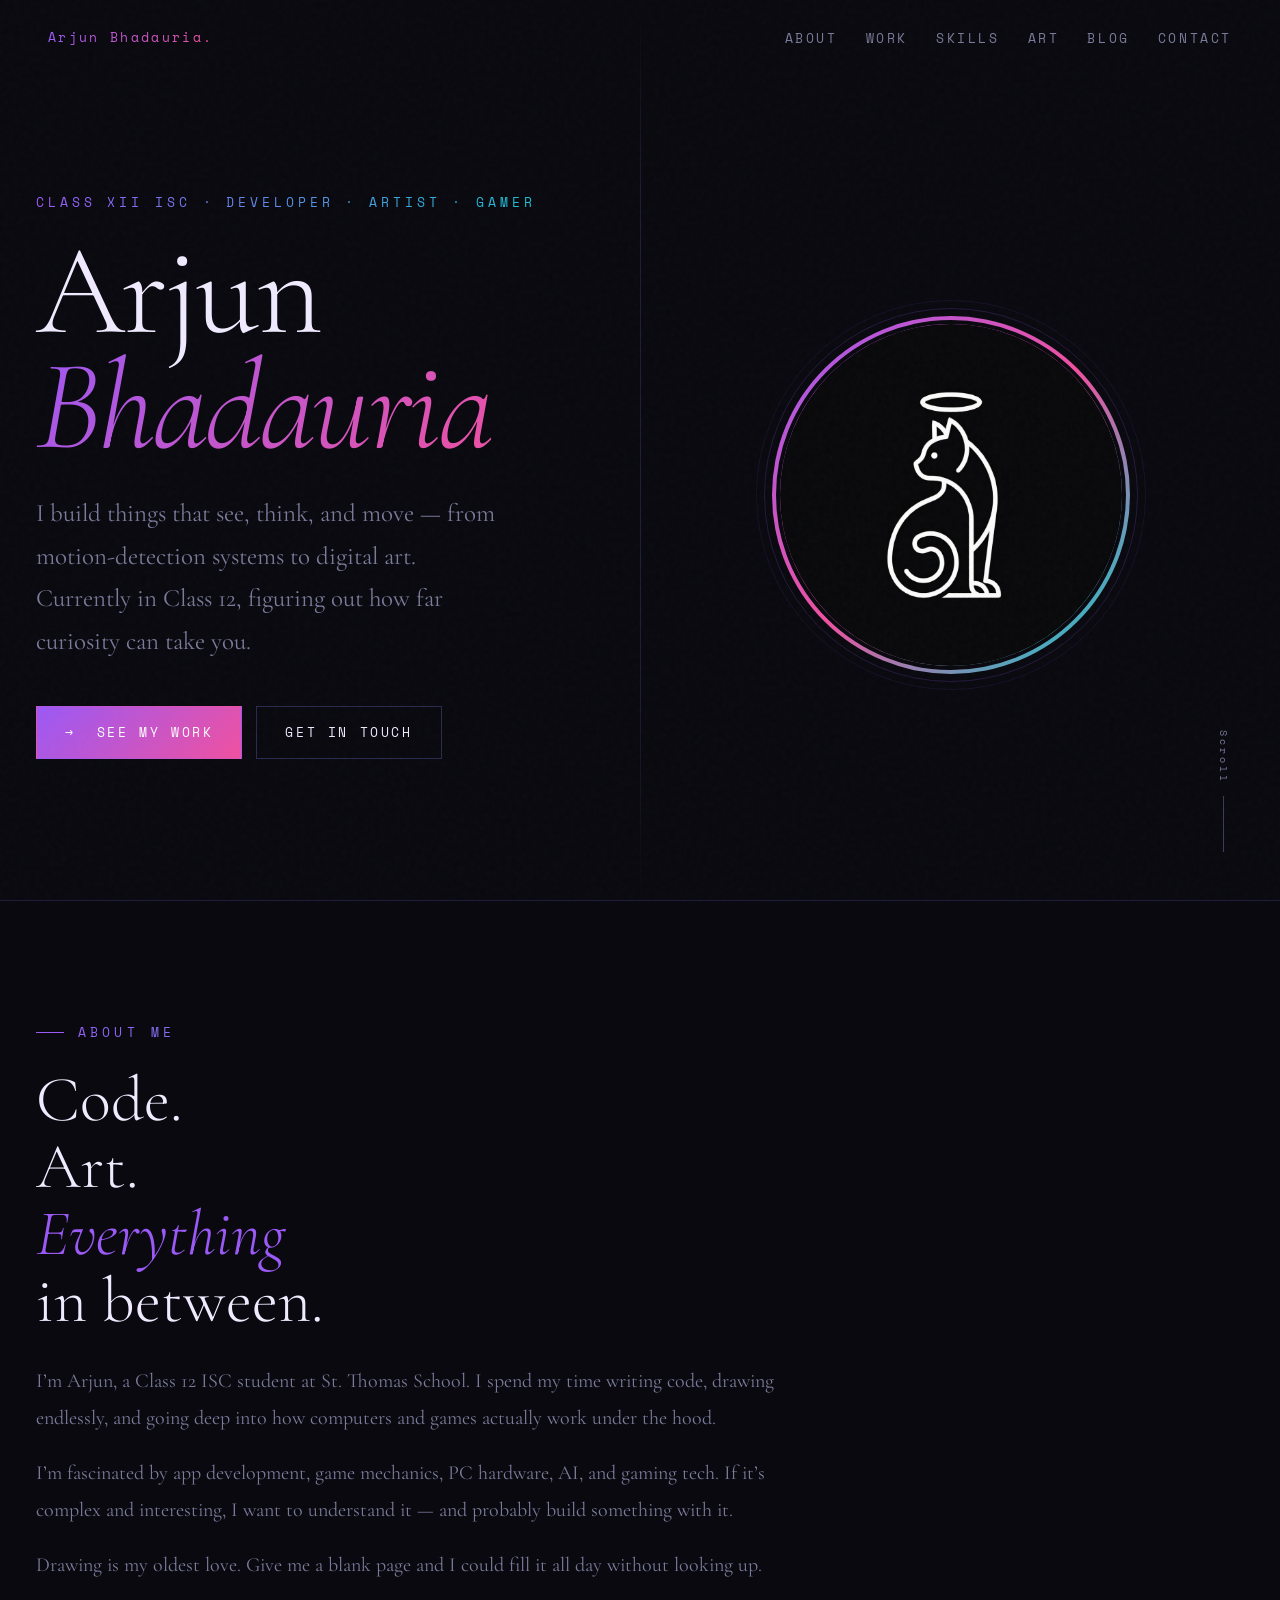
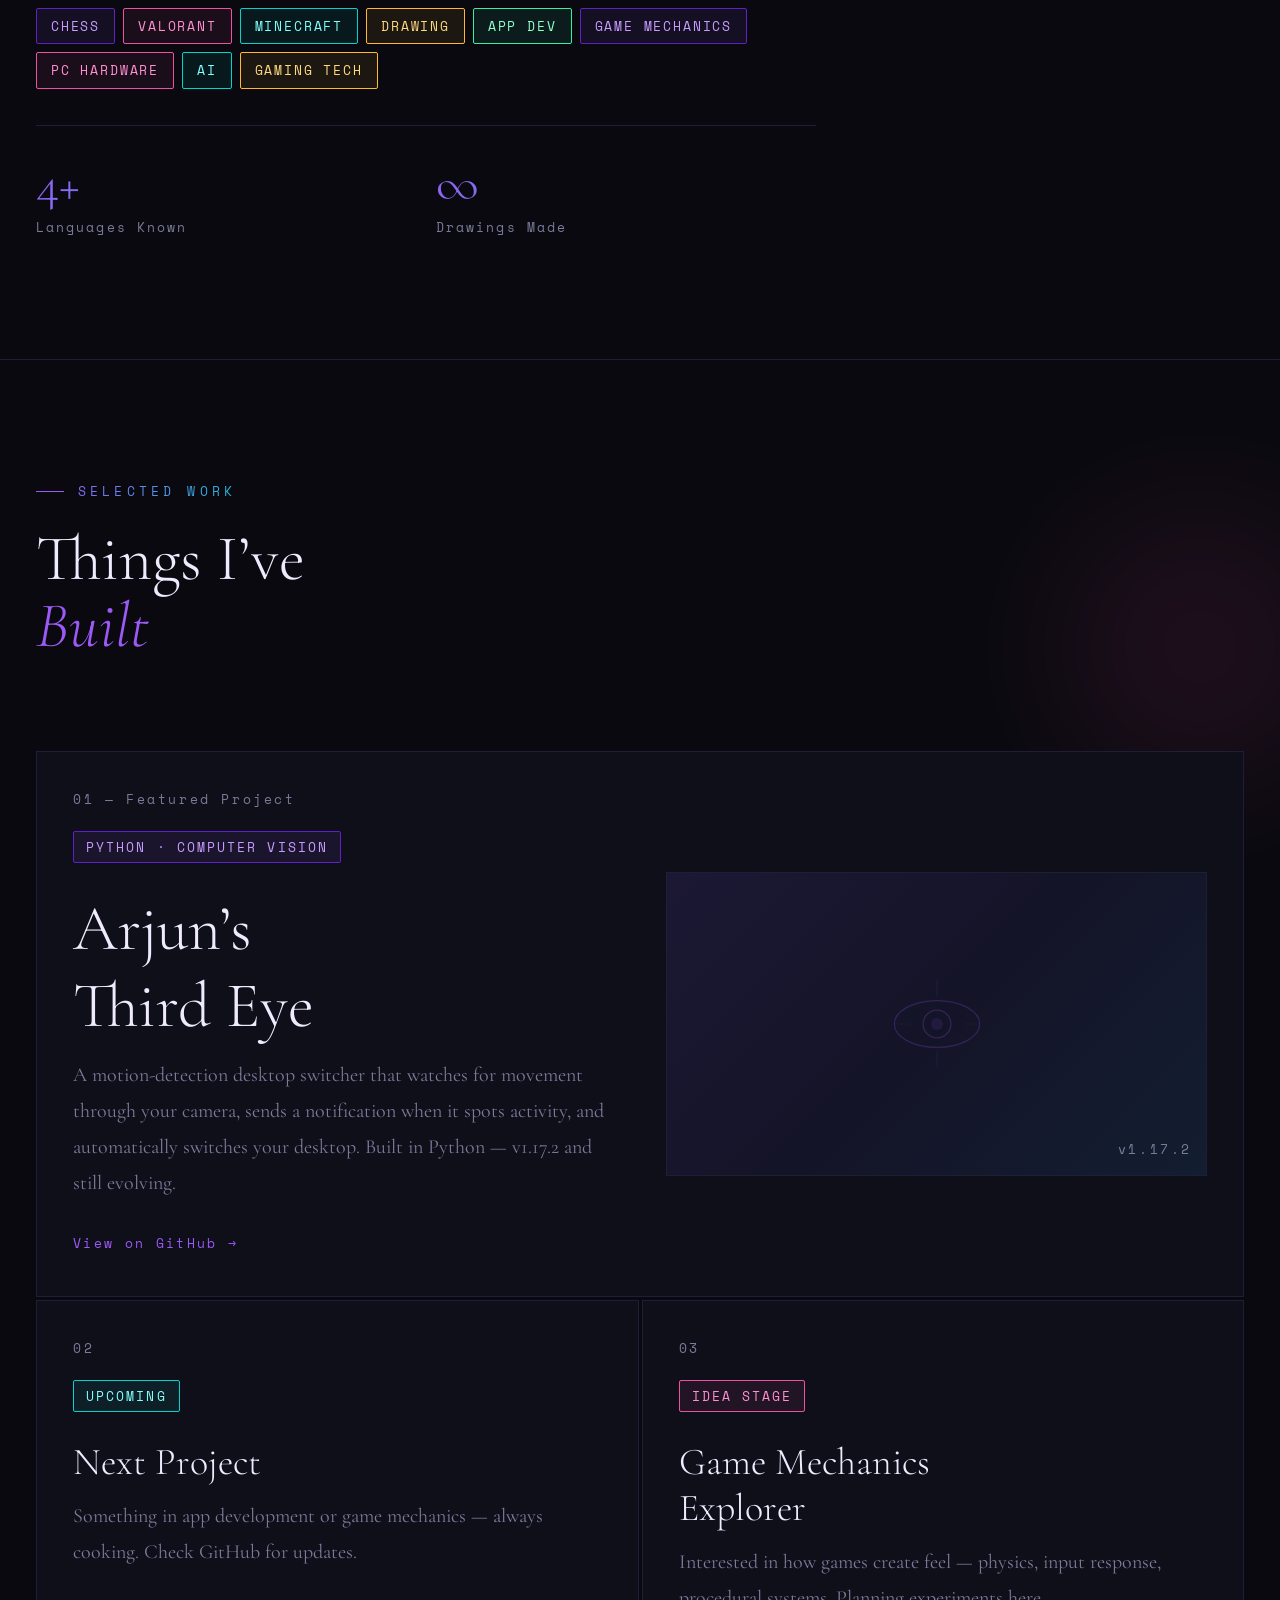
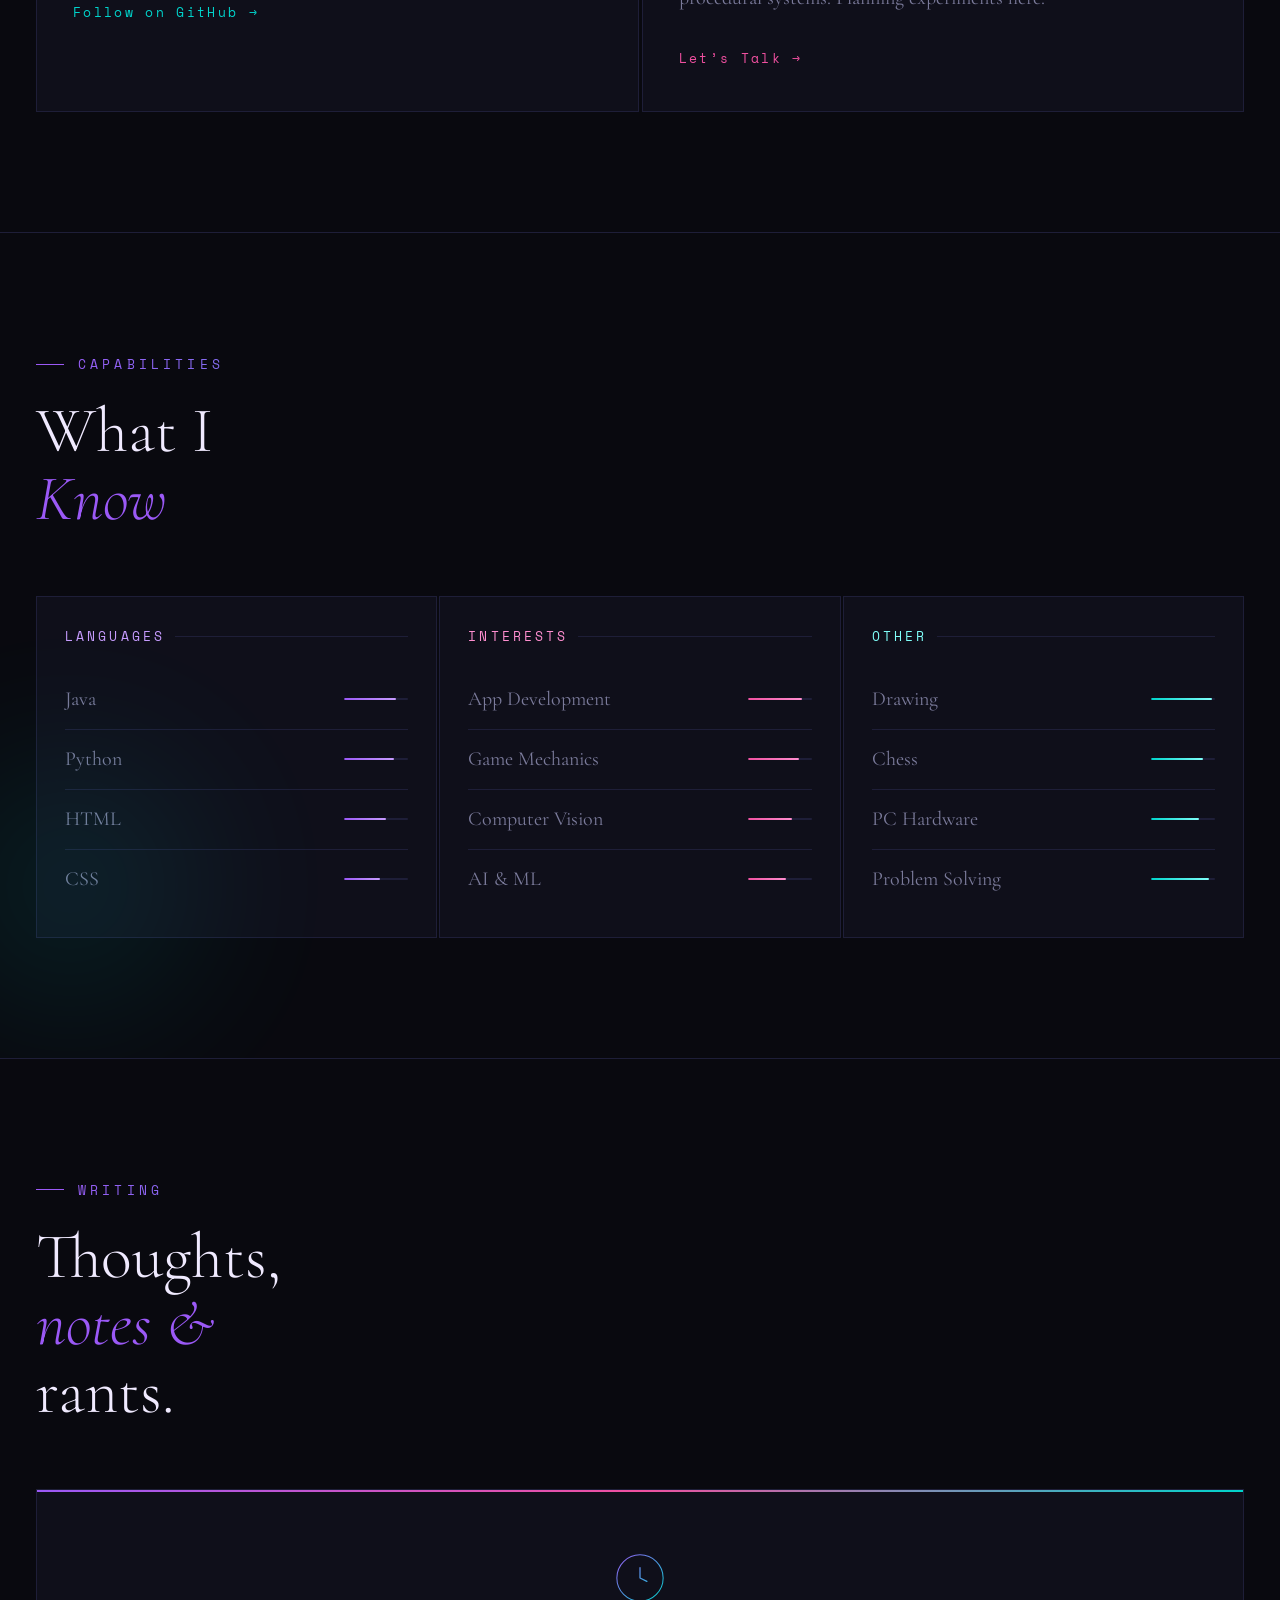
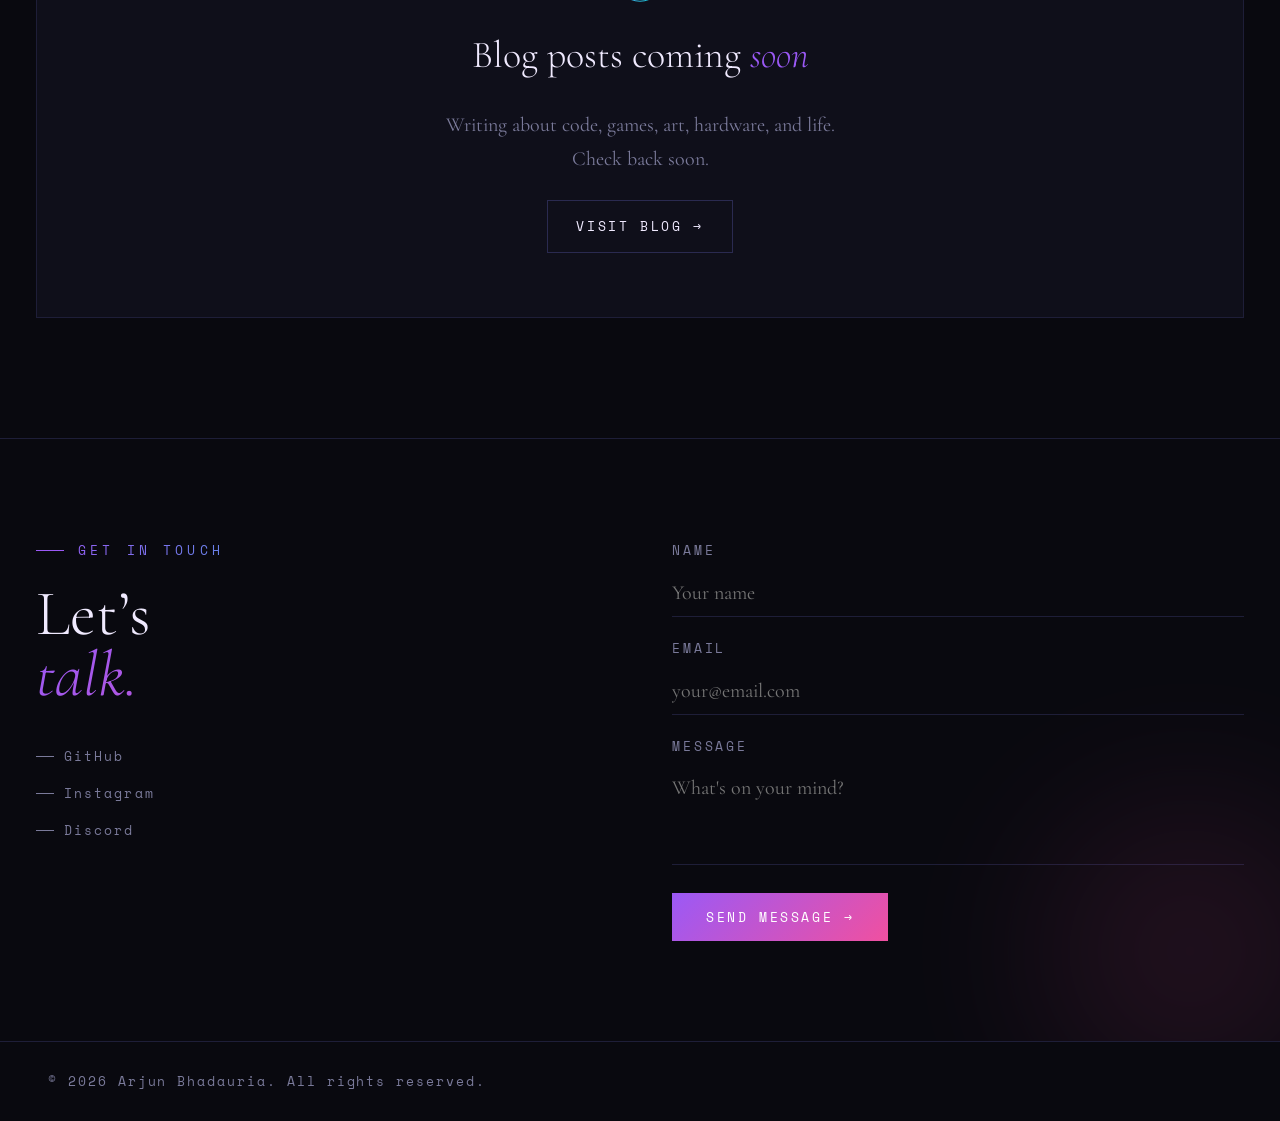
<file: index.html>
<!DOCTYPE html>
<html lang="en">
<head>
<meta charset="UTF-8"/>
<meta name="viewport" content="width=device-width, initial-scale=1.0"/>
<meta name="description" content="Arjun Bhadauria — Class 12 student, developer, artist & gamer. Building things that see, think, and move."/>
<title>Arjun Bhadauria — Portfolio</title>
<link rel="stylesheet" href="assets/style.css"/>
<style>
/* ── PAGE-SPECIFIC STYLES ── */

/* HERO */
#hero {
  min-height:100vh; display:grid; grid-template-columns:1fr 1fr;
  align-items:center; padding:0 48px; padding-top:100px; position:relative; gap:48px;
}
.hero-content { display:flex; flex-direction:column; justify-content:center; padding-bottom:40px; }
.hero-line {
  position:absolute; top:0; bottom:0; left:50%; width:1px;
  background:linear-gradient(to bottom,transparent,var(--border) 25%,var(--border) 75%,transparent);
}
.hero-eyebrow {
  font-family:var(--mono); font-size:var(--fs-xs); letter-spacing:.3em; text-transform:uppercase;
  margin-bottom:20px; opacity:0; animation:fadeUp .8s .3s ease forwards;
  background:linear-gradient(90deg,var(--violet),var(--cyan));
  -webkit-background-clip:text; -webkit-text-fill-color:transparent; background-clip:text;
}
.hero-name {
  font-size:var(--fs-hero); font-weight:300; line-height:.9; letter-spacing:-.02em;
  margin-bottom:28px; opacity:0; animation:fadeUp .9s .5s ease forwards;
}
.hero-name em {
  font-style:italic;
  background:linear-gradient(135deg,var(--violet),var(--pink));
  -webkit-background-clip:text; -webkit-text-fill-color:transparent; background-clip:text;
}
.hero-desc {
  max-width:480px; color:var(--muted); font-size:var(--fs-md); line-height:1.7;
  margin-bottom:44px; opacity:0; animation:fadeUp .9s .7s ease forwards;
}
.hero-btns { display:flex; gap:14px; flex-wrap:wrap; opacity:0; animation:fadeUp .9s .9s ease forwards; }
.scroll-hint {
  position:absolute; right:48px; bottom:48px;
  font-family:var(--mono); font-size:10px; letter-spacing:.3em; color:var(--muted);
  writing-mode:vertical-rl; display:flex; align-items:center; gap:12px;
  opacity:0; animation:fadeUp 1s 1.1s ease forwards;
}
.scroll-hint::after { content:''; display:block; width:1px; height:56px; background:var(--dim); }

/* Hero pfp */
.hero-pfp-wrap {
  display:flex; align-items:center; justify-content:center;
  opacity:0; animation:fadeUp 1s .6s ease forwards;
}
.hero-pfp-ring {
  width:clamp(200px,28vw,380px); height:clamp(200px,28vw,380px);
  border-radius:50%; padding:4px; flex-shrink:0;
  background:linear-gradient(135deg,var(--violet),var(--pink),var(--cyan));
  position:relative;
}
.hero-pfp-ring::before {
  content:''; position:absolute; inset:-8px; border-radius:50%;
  border:1px solid rgba(155,89,246,.2);
}
.hero-pfp-ring::after {
  content:''; position:absolute; inset:-16px; border-radius:50%;
  border:1px solid rgba(155,89,246,.1);
}
.hero-pfp {
  width:100%; height:100%; border-radius:50%; object-fit:cover;
  display:block; border:4px solid var(--bg);
}

/* ABOUT */
#about { padding:120px 48px; border-top:1px solid var(--border); }
.about-inner { max-width:780px; }
.about-text { color:var(--muted); font-size:var(--fs-base); line-height:1.85; margin-bottom:18px; }
.interest-chips { display:flex; flex-wrap:wrap; gap:8px; margin-top:24px; }
.about-stats { display:grid; grid-template-columns:1fr 1fr; gap:20px; margin-top:36px; padding-top:32px; border-top:1px solid var(--border); }
.stat-num {
  font-size:clamp(36px,5vw,52px); font-weight:300; line-height:1;
  background:linear-gradient(135deg,var(--violet),var(--cyan));
  -webkit-background-clip:text; -webkit-text-fill-color:transparent; background-clip:text;
}
.stat-label { font-family:var(--mono); font-size:var(--fs-xs); letter-spacing:.16em; color:var(--muted); margin-top:6px; }

/* PROJECTS */
#projects { padding:120px 48px; border-top:1px solid var(--border); }
.projects-header { display:flex; justify-content:space-between; align-items:flex-end; margin-bottom:64px; }
.projects-grid { display:grid; grid-template-columns:1fr 1fr; gap:3px; }
.project-card { padding:36px; }
.project-card.featured { grid-column:span 2; display:grid; grid-template-columns:1fr 1fr; gap:52px; align-items:center; }
.project-card.featured .project-title { font-size:var(--fs-xl); }
.project-num { font-family:var(--mono); font-size:var(--fs-xs); color:var(--muted); letter-spacing:.2em; margin-bottom:18px; }
.project-tag {
  display:inline-block; font-family:var(--mono); font-size:var(--fs-xs); letter-spacing:.16em;
  padding:4px 12px; margin-bottom:14px; border-radius:2px;
}
.project-title { font-size:var(--fs-lg); font-weight:300; margin-bottom:12px; line-height:1.2; }
.project-desc { color:var(--muted); font-size:var(--fs-base); line-height:1.8; margin-bottom:24px; }
.project-visual {
  aspect-ratio:16/9; background:var(--surface2); border:1px solid var(--border);
  display:flex; align-items:center; justify-content:center; position:relative; overflow:hidden;
}
.project-visual-inner {
  position:absolute; inset:0;
  background:linear-gradient(135deg,rgba(155,89,246,.06),transparent 50%,rgba(0,212,204,.05));
}
.eye-svg { position:absolute; opacity:.22; }
.project-v-label { position:absolute; bottom:14px; right:14px; font-family:var(--mono); font-size:var(--fs-xs); letter-spacing:.2em; color:var(--muted); }

/* SKILLS */
#skills { padding:120px 48px; border-top:1px solid var(--border); }
.skills-grid { display:grid; grid-template-columns:repeat(3,1fr); gap:3px; margin-top:64px; }
.skill-group { background:var(--surface); border:1px solid var(--border); padding:36px; }
.skill-group-title {
  font-family:var(--mono); font-size:var(--fs-xs); letter-spacing:.24em; text-transform:uppercase;
  margin-bottom:22px; display:flex; align-items:center; gap:10px;
}
.skill-group-title::after { content:''; flex:1; height:1px; background:var(--border); }
.sg-v .skill-group-title { color:var(--violet-l); }
.sg-p .skill-group-title { color:var(--pink-l); }
.sg-c .skill-group-title { color:var(--cyan-l); }
.skill-item { display:flex; justify-content:space-between; align-items:center; padding:12px 0; border-bottom:1px solid var(--border); font-size:var(--fs-base); color:var(--muted); }
.skill-item:last-child { border-bottom:none; }


/* BLOG TEASER */
#blog { padding:120px 48px; border-top:1px solid var(--border); }
.blog-grid { display:grid; grid-template-columns:repeat(3,1fr); gap:3px; margin-top:64px; }
.blog-card {
  background:var(--surface); border:1px solid var(--border); padding:32px;
  text-decoration:none; display:block; color:inherit;
  position:relative; overflow:hidden; transition:border-color .3s, transform .3s;
}
.blog-card:hover { border-color:var(--border2); transform:translateY(-2px); }
.blog-card::before {
  content:''; position:absolute; inset:0; opacity:0; transition:opacity .4s;
  background:radial-gradient(ellipse at 0% 0%,rgba(155,89,246,.08),transparent 60%);
}
.blog-card:hover::before { opacity:1; }
.blog-date { font-family:var(--mono); font-size:var(--fs-xs); letter-spacing:.16em; color:var(--muted); margin-bottom:14px; }
.blog-title { font-size:var(--fs-md); font-weight:300; line-height:1.3; margin-bottom:12px; color:var(--text); }
.blog-excerpt { color:var(--muted); font-size:var(--fs-sm); line-height:1.8; margin-bottom:18px; }
.blog-tag { font-family:var(--mono); font-size:var(--fs-xs); letter-spacing:.14em; padding:3px 10px; border-radius:2px; display:inline-block; }

/* CONTACT */
#contact {
  padding:120px 48px; border-top:1px solid var(--border);
  display:grid; grid-template-columns:1fr 1fr; gap:64px; align-items:start;
}
.contact-heading { font-size:var(--fs-xl); font-weight:300; line-height:.95; margin-bottom:40px; }
.contact-heading em {
  font-style:italic; display:block;
  background:linear-gradient(135deg,var(--violet),var(--pink));
  -webkit-background-clip:text; -webkit-text-fill-color:transparent; background-clip:text;
}
.contact-links { display:flex; flex-direction:column; gap:14px; }
.contact-link {
  font-family:var(--mono); font-size:var(--fs-xs); letter-spacing:.16em;
  color:var(--muted); text-decoration:none; display:inline-flex; align-items:center; gap:10px; transition:color .2s;
}
.contact-link:hover { color:var(--violet-l); }
.contact-link::before { content:''; display:block; width:18px; height:1px; background:currentColor; }
.contact-form { display:flex; flex-direction:column; gap:20px; }

/* ══════════════════════════════════════════
   RESPONSIVE — ALL DEVICES
   1280px+ : large desktop (default styles)
   900-1279: laptop / small desktop
   600-899 : tablet
   380-599 : large phone
   0-379   : small phone (SE, Galaxy A series)
══════════════════════════════════════════ */

/* ── Laptop / small desktop ── */
@media(max-width:1280px){
  #hero { padding:0 36px; padding-top:90px; gap:36px; }
  #about,#projects,#skills,#blog { padding-left:36px; padding-right:36px; }
  #contact { padding:100px 36px; }
  .skills-grid { gap:2px; }
  .skill-group { padding:28px; }
}

/* ── Tablet ── */
@media(max-width:900px){
  /* Hero: stack vertically, pfp on top */
  #hero { grid-template-columns:1fr; padding:100px 28px 56px; gap:36px; min-height:auto; }
  .hero-pfp-wrap { order:-1; }
  .hero-pfp-ring { width:150px; height:150px; }
  .hero-line, .scroll-hint { display:none; }
  .hero-desc { font-size:var(--fs-base); max-width:100%; }

  /* Sections */
  #about   { padding:72px 28px; }
  #projects { padding:72px 28px; }
  #skills   { padding:72px 28px; }
  #blog     { padding:72px 28px; }
  #contact  { grid-template-columns:1fr; padding:72px 28px; gap:44px; }

  /* Grids */
  .projects-grid { grid-template-columns:1fr; }
  .project-card.featured { grid-column:span 1; grid-template-columns:1fr; }
  .project-visual { display:none; }
  .skills-grid { grid-template-columns:1fr 1fr; }
  .blog-grid { grid-template-columns:1fr 1fr; }

  /* Cards */
  .project-card { padding:28px; }
  .skill-group { padding:28px; }
  .blog-card { padding:24px; }
}

/* ── Large phone ── */
@media(max-width:600px){
  /* Hero */
  #hero { padding:88px 20px 48px; gap:28px; }
  .hero-pfp-ring { width:120px; height:120px; }
  .hero-pfp-ring::before, .hero-pfp-ring::after { display:none; }
  .hero-btns { flex-direction:column; align-items:stretch; }
  .btn { justify-content:center; width:100%; }

  /* Nav */
  nav { padding:14px 20px; }

  /* Sections — uniform padding */
  #about,#projects,#skills,#blog { padding:56px 20px; }
  #contact { padding:56px 20px; gap:36px; }

  /* About */
  .about-inner { max-width:100%; }
  .about-stats { grid-template-columns:1fr 1fr; gap:16px; }
  .stat-num { font-size:clamp(28px,8vw,40px); }
  .interest-chips { gap:6px; }
  .chip { font-size:10px; padding:5px 10px; }

  /* Projects */
  .projects-header { flex-direction:column; align-items:flex-start; gap:12px; margin-bottom:40px; }
  .project-card { padding:24px; }
  .project-card.featured .project-title { font-size:var(--fs-lg); }

  /* Skills */
  .skills-grid { grid-template-columns:1fr; }
  .skill-group { padding:24px; }

  /* Blog */
  .blog-grid { grid-template-columns:1fr; }
  .blog-card { padding:22px; }

  /* Contact */
  .contact-heading { font-size:clamp(38px,11vw,60px); }
  .form-input, .form-textarea { font-size:16px; } /* prevent iOS zoom on focus */
}

/* ── Small phone (iPhone SE, narrow Android) ── */
@media(max-width:380px){
  #hero { padding:80px 16px 44px; }
  .hero-pfp-ring { width:100px; height:100px; }
  #about,#projects,#skills,#blog,#contact { padding-left:16px; padding-right:16px; }
  nav { padding:12px 16px; }
  .nav-logo { font-size:10px; }
  .about-stats { grid-template-columns:1fr 1fr; gap:12px; }
  .project-card, .skill-group, .blog-card { padding:18px; }
  .contact-heading { font-size:clamp(32px,10vw,48px); }
  .btn { padding:12px 20px; font-size:10px; }
  footer { padding:16px; }
}

/* ── Large screens (1600px+) ── */
@media(min-width:1600px){
  #hero { padding:0 80px; padding-top:110px; }
  #about,#projects,#skills,#blog { padding-left:80px; padding-right:80px; }
  #contact { padding:140px 80px; }
  .hero-pfp-ring { width:420px; height:420px; }
}
</style>
</head>
<body>

<div class="cursor-dot"  id="cDot"></div>
<div class="cursor-ring" id="cRing"></div>

<!-- NAV -->
<nav id="nav">
  <a href="#hero" class="nav-logo">Arjun Bhadauria.</a>
  <ul class="nav-links">
    <li><a href="#about">About</a></li>
    <li><a href="#projects">Work</a></li>
    <li><a href="#skills">Skills</a></li>
    <li><a href="art.html">Art</a></li>
    <li><a href="#blog">Blog</a></li>
    <li><a href="#contact">Contact</a></li>
  </ul>
  <button class="nav-toggle" id="navToggle" aria-label="Menu">
    <span></span><span></span><span></span>
  </button>
</nav>
<div class="nav-mobile" id="navMobile">
  <a href="#about"    onclick="closeMobileNav()">About</a>
  <a href="#projects" onclick="closeMobileNav()">Work</a>
  <a href="#skills"   onclick="closeMobileNav()">Skills</a>
  <a href="art.html"  onclick="closeMobileNav()">Art</a>
  <a href="#blog"     onclick="closeMobileNav()">Blog</a>
  <a href="#contact"  onclick="closeMobileNav()">Contact</a>
</div>

<!-- HERO -->
<section id="hero">
  <div class="hero-line"></div>
  <div class="hero-content">
    <div class="hero-eyebrow">Class XII ISC &middot; Developer &middot; Artist &middot; Gamer</div>
    <h1 class="hero-name">Arjun<br><em>Bhadauria</em></h1>
    <p class="hero-desc">I build things that see, think, and move &mdash; from motion-detection systems to digital art. Currently in Class 12, figuring out how far curiosity can take you.</p>
    <div class="hero-btns">
      <a href="#projects" class="btn btn-primary">&#8594;&nbsp;&nbsp;See My Work</a>
      <a href="#contact"  class="btn btn-outline">Get In Touch</a>
    </div>
  </div>
  <div class="hero-pfp-wrap">
    <div class="hero-pfp-ring">
      <img src="assets/img/pfp.png" alt="Arjun Bhadauria" class="hero-pfp"/>
    </div>
  </div>
  <div class="scroll-hint">Scroll</div>
</section>

<!-- ABOUT -->
<section id="about">
  <div class="about-inner reveal">
    <div class="section-label">About Me</div>
    <h2 class="big-heading">Code.<br>Art.<br><em>Everything</em><br>in between.</h2>
    <p class="about-text">I&rsquo;m Arjun, a Class 12 ISC student at St.&nbsp;Thomas School. I spend my time writing code, drawing endlessly, and going deep into how computers and games actually work under the hood.</p>
    <p class="about-text">I&rsquo;m fascinated by app development, game mechanics, PC hardware, AI, and gaming tech. If it&rsquo;s complex and interesting, I want to understand it &mdash; and probably build something with it.</p>
    <p class="about-text">Drawing is my oldest love. Give me a blank page and I could fill it all day without looking up.</p>
    <div class="interest-chips">
      <span class="chip chip-v">Chess</span>
      <span class="chip chip-p">Valorant</span>
      <span class="chip chip-c">Minecraft</span>
      <span class="chip chip-a">Drawing</span>
      <span class="chip chip-g">App Dev</span>
      <span class="chip chip-v">Game Mechanics</span>
      <span class="chip chip-p">PC Hardware</span>
      <span class="chip chip-c">AI</span>
      <span class="chip chip-a">Gaming Tech</span>
    </div>
    <div class="about-stats">
      <div><div class="stat-num">4+</div><div class="stat-label">Languages Known</div></div>
      <div><div class="stat-num">&#8734;</div><div class="stat-label">Drawings Made</div></div>
    </div>
  </div>
</section>

<!-- PROJECTS -->
<section id="projects">
  <div class="orb orb-p" style="width:280px;height:280px;top:10%;right:-60px;opacity:.1;"></div>
  <div class="projects-header reveal">
    <div>
      <div class="section-label">Selected Work</div>
      <h2 class="big-heading">Things I&rsquo;ve<br><em>Built</em></h2>
    </div>
  </div>
  <div class="projects-grid">

    <!-- Featured -->
    <a href="https://github.com/arjundevloper/motion-detection-desktop-switcher/tree/main/arjuns_third_eye_v1.17.2" target="_blank" class="card card-glow project-card featured reveal" style="text-decoration:none;color:inherit;display:grid;">
      <div>
        <div class="project-num">01 &mdash; Featured Project</div>
        <span class="project-tag chip chip-v">Python &middot; Computer Vision</span>
        <h3 class="project-title" style="margin-top:14px;">Arjun&rsquo;s<br>Third Eye</h3>
        <p class="project-desc">A motion-detection desktop switcher that watches for movement through your camera, sends a notification when it spots activity, and automatically switches your desktop. Built in Python &mdash; v1.17.2 and still evolving.</p>
        <span class="arrow-link">View on GitHub &#8594;</span>
      </div>
      <div class="project-visual">
        <div class="project-visual-inner"></div>
        <svg class="eye-svg" width="96" height="96" viewBox="0 0 90 90" fill="none">
          <ellipse cx="45" cy="45" rx="40" ry="22" stroke="#9b59f6" stroke-width="1.2"/>
          <circle cx="45" cy="45" r="13" stroke="#9b59f6" stroke-width="1.2"/>
          <circle cx="45" cy="45" r="5.5" fill="#9b59f6" opacity=".5"/>
          <line x1="45" y1="4"  x2="45" y2="19" stroke="#9b59f6" stroke-width=".9" opacity=".5"/>
          <line x1="45" y1="71" x2="45" y2="86" stroke="#9b59f6" stroke-width=".9" opacity=".5"/>
          <line x1="4"  y1="45" x2="19" y2="45" stroke="#9b59f6" stroke-width=".9" opacity=".3"/>
          <line x1="71" y1="45" x2="86" y2="45" stroke="#9b59f6" stroke-width=".9" opacity=".3"/>
        </svg>
        <span class="project-v-label">v1.17.2</span>
      </div>
    </a>

    <!-- P2 -->
    <a href="https://github.com/arjundevloper" target="_blank" class="card card-glow project-card reveal" style="text-decoration:none;color:inherit;">
      <div class="project-num">02</div>
      <span class="project-tag chip chip-c">Upcoming</span>
      <h3 class="project-title" style="margin-top:14px;">Next Project</h3>
      <p class="project-desc">Something in app development or game mechanics &mdash; always cooking. Check GitHub for updates.</p>
      <span class="arrow-link cyan">Follow on GitHub &#8594;</span>
    </a>

    <!-- P3 -->
    <a href="https://github.com/arjundevloper" target="_blank" class="card card-glow project-card reveal" style="text-decoration:none;color:inherit;">
      <div class="project-num">03</div>
      <span class="project-tag chip chip-p">Idea Stage</span>
      <h3 class="project-title" style="margin-top:14px;">Game Mechanics<br>Explorer</h3>
      <p class="project-desc">Interested in how games create feel &mdash; physics, input response, procedural systems. Planning experiments here.</p>
      <span class="arrow-link pink">Let&rsquo;s Talk &#8594;</span>
    </a>
  </div>
</section>

<!-- SKILLS -->
<section id="skills">
  <div class="orb orb-c" style="width:260px;height:260px;bottom:5%;left:-60px;opacity:.1;"></div>
  <div class="reveal">
    <div class="section-label">Capabilities</div>
    <h2 class="big-heading">What I<br><em>Know</em></h2>
  </div>
  <div class="skills-grid">
    <div class="skill-group sg-v reveal">
      <div class="skill-group-title">Languages</div>
      <div class="skill-item">Java          <div class="skill-bar"><div class="skill-bar-fill fill-v" style="--pct:.80"></div></div></div>
      <div class="skill-item">Python        <div class="skill-bar"><div class="skill-bar-fill fill-v" style="--pct:.78"></div></div></div>
      <div class="skill-item">HTML          <div class="skill-bar"><div class="skill-bar-fill fill-v" style="--pct:.65"></div></div></div>
      <div class="skill-item">CSS           <div class="skill-bar"><div class="skill-bar-fill fill-v" style="--pct:.55"></div></div></div>
    </div>
    <div class="skill-group sg-p reveal">
      <div class="skill-group-title">Interests</div>
      <div class="skill-item">App Development   <div class="skill-bar"><div class="skill-bar-fill fill-p" style="--pct:.85"></div></div></div>
      <div class="skill-item">Game Mechanics    <div class="skill-bar"><div class="skill-bar-fill fill-p" style="--pct:.80"></div></div></div>
      <div class="skill-item">Computer Vision   <div class="skill-bar"><div class="skill-bar-fill fill-p" style="--pct:.70"></div></div></div>
      <div class="skill-item">AI &amp; ML       <div class="skill-bar"><div class="skill-bar-fill fill-p" style="--pct:.60"></div></div></div>
    </div>
    <div class="skill-group sg-c reveal">
      <div class="skill-group-title">Other</div>
      <div class="skill-item">Drawing        <div class="skill-bar"><div class="skill-bar-fill fill-c" style="--pct:.95"></div></div></div>
      <div class="skill-item">Chess          <div class="skill-bar"><div class="skill-bar-fill fill-c" style="--pct:.82"></div></div></div>
      <div class="skill-item">PC Hardware    <div class="skill-bar"><div class="skill-bar-fill fill-c" style="--pct:.75"></div></div></div>
      <div class="skill-item">Problem Solving<div class="skill-bar"><div class="skill-bar-fill fill-c" style="--pct:.90"></div></div></div>
    </div>
  </div>
</section>

<!-- BLOG -->
<section id="blog">
  <div class="reveal">
    <div class="section-label">Writing</div>
    <h2 class="big-heading">Thoughts,<br><em>notes &amp;</em><br>rants.</h2>
  </div>
  <div class="blog-coming reveal" style="margin-top:64px;padding:64px;background:var(--surface);border:1px solid var(--border);display:flex;flex-direction:column;align-items:center;text-align:center;gap:20px;position:relative;overflow:hidden;">
    <div style="position:absolute;top:0;left:0;right:0;height:2px;background:linear-gradient(90deg,var(--violet),var(--pink),var(--cyan));"></div>
    <svg width="48" height="48" viewBox="0 0 56 56" fill="none" style="animation:pulse 2.5s ease infinite;">
      <circle cx="28" cy="28" r="27" stroke="url(#bsg)" stroke-width="1.2"/>
      <path d="M28 16v12l8 4" stroke="url(#bsg)" stroke-width="1.5" stroke-linecap="round" stroke-linejoin="round"/>
      <defs><linearGradient id="bsg" x1="0" y1="0" x2="56" y2="56" gradientUnits="userSpaceOnUse"><stop stop-color="#9b59f6"/><stop offset="1" stop-color="#00d4cc"/></linearGradient></defs>
    </svg>
    <p style="font-size:var(--fs-lg);font-weight:300;font-family:var(--serif);">Blog posts coming <em style="font-style:italic;color:var(--violet);">soon</em></p>
    <p style="color:var(--muted);font-size:var(--fs-base);max-width:420px;line-height:1.7;">Writing about code, games, art, hardware, and life. Check back soon.</p>
    <a href="blog.html" class="btn btn-outline" style="margin-top:4px;">Visit Blog &#8594;</a>
  </div>
</section>

<!-- CONTACT -->
<section id="contact">
  <div class="orb orb-p" style="width:300px;height:300px;bottom:-60px;right:-60px;opacity:.1;"></div>
  <div class="reveal">
    <div class="section-label">Get in Touch</div>
    <h2 class="contact-heading">Let&rsquo;s<br><em>talk.</em></h2>
    <div class="contact-links">
      <a href="https://github.com/arjundevloper"                          target="_blank"                class="contact-link">GitHub</a>
      <a href="https://www.instagram.com/arjunbhadauriaofficial/"          target="_blank"                class="contact-link">Instagram</a>
      <a href="https://discordapp.com/users/889860588648415272"            target="_blank"                class="contact-link">Discord</a>
    </div>
  </div>
  <div class="reveal">
    <div class="contact-form">
      <div class="form-group"><label class="form-label">Name</label><input class="form-input" type="text" placeholder="Your name"/></div>
      <div class="form-group"><label class="form-label">Email</label><input class="form-input" type="email" placeholder="your@email.com"/></div>
      <div class="form-group"><label class="form-label">Message</label><textarea class="form-textarea" placeholder="What's on your mind?"></textarea></div>
      <button class="form-submit">Send Message &#8594;</button>
    </div>
  </div>
</section>

<footer>
  <p>&#169; 2026 Arjun Bhadauria. All rights reserved.</p>
</footer>

<script src="assets/main.js"></script>
</body>
</html>
</file>
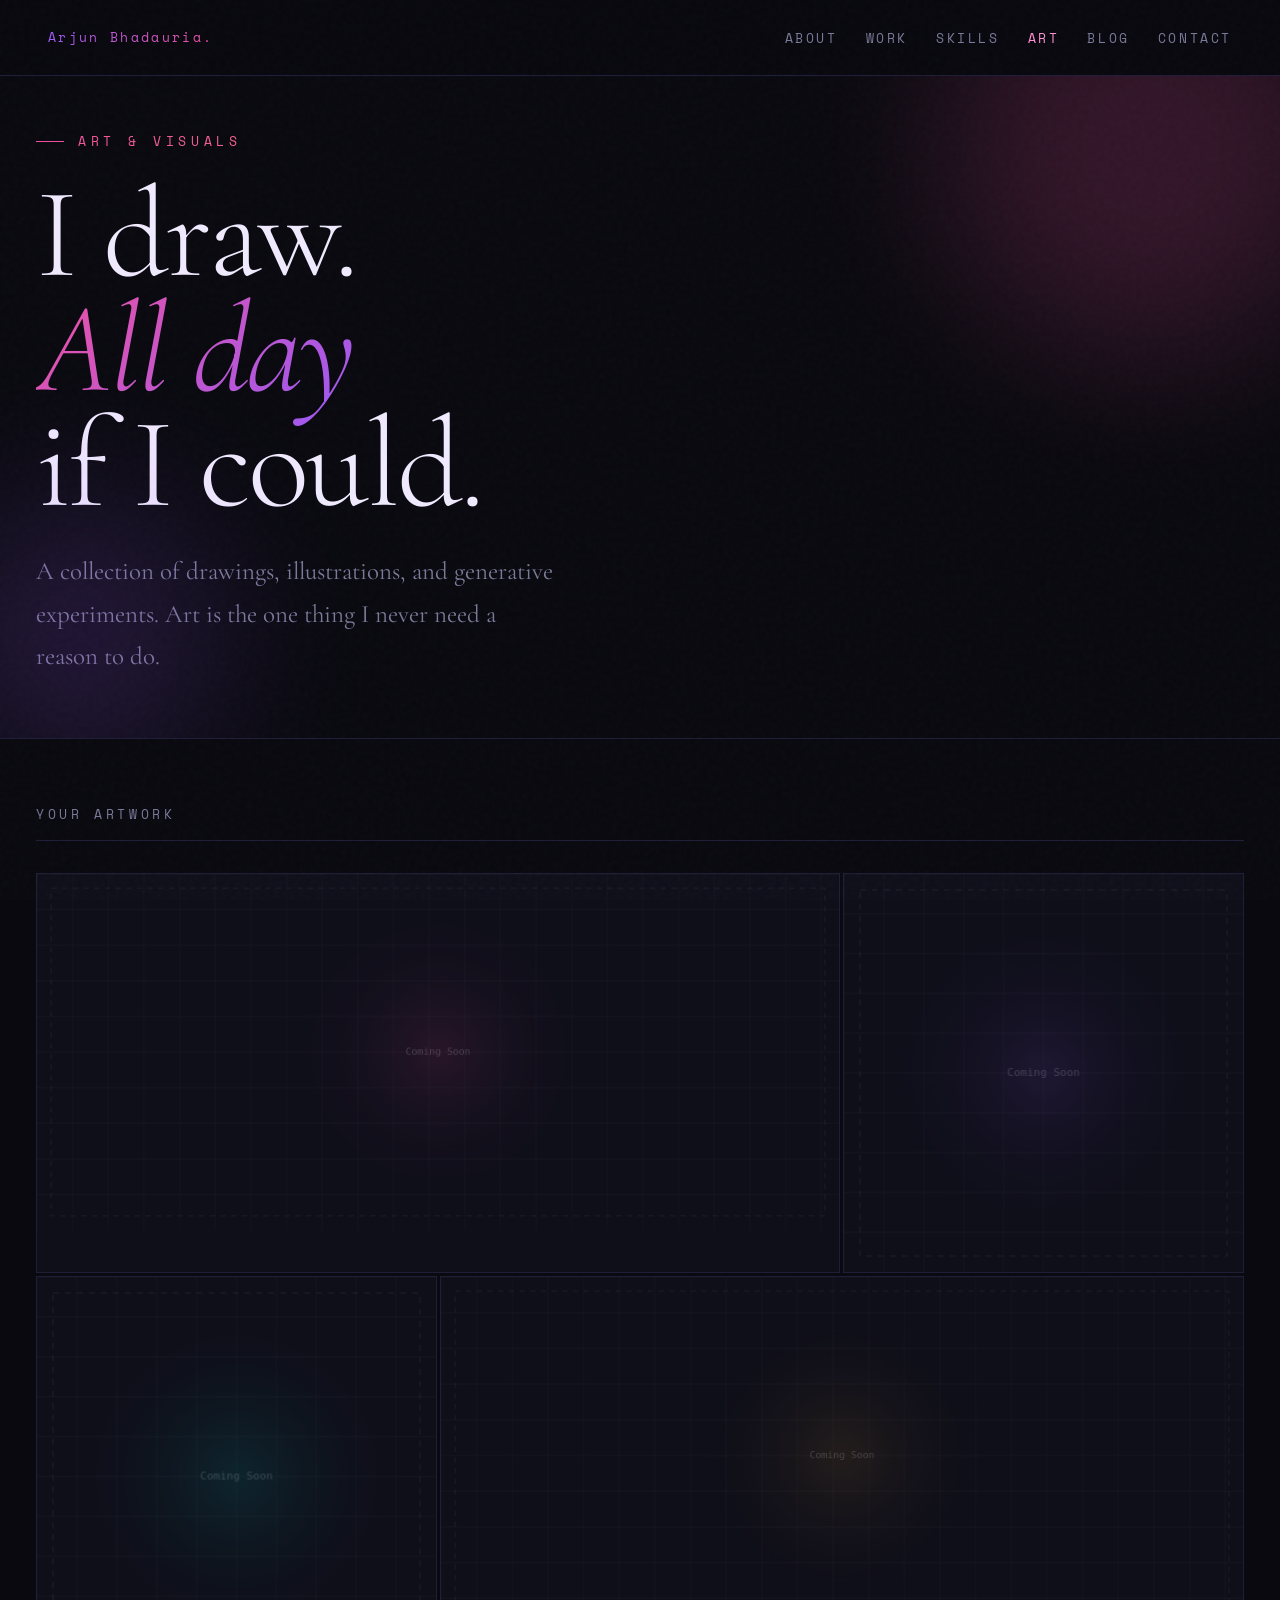
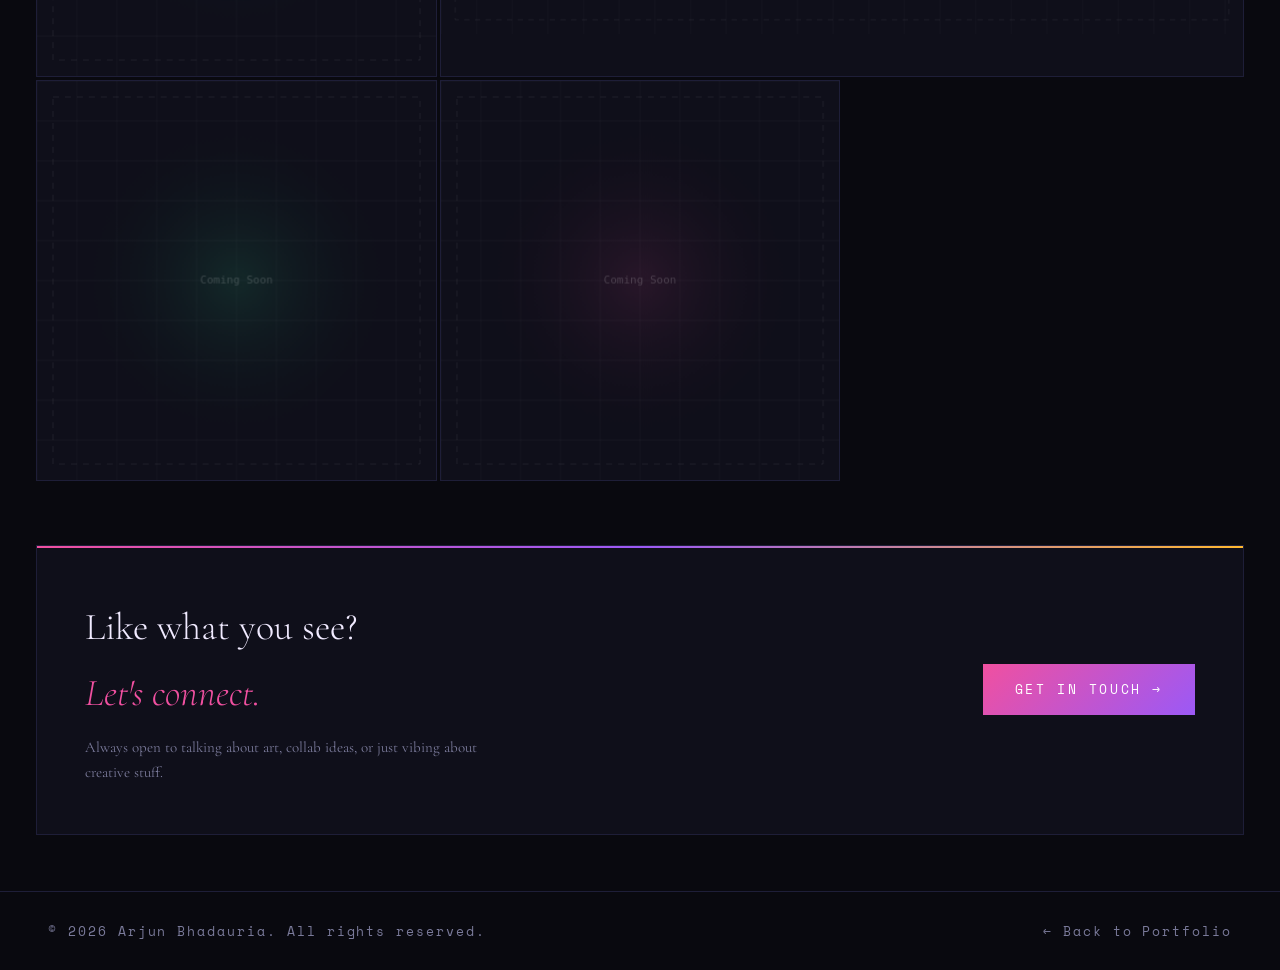
<file: art.html>
<!DOCTYPE html>
<html lang="en">
<head>
<meta charset="UTF-8"/>
<meta name="viewport" content="width=device-width, initial-scale=1.0"/>
<meta name="description" content="Art — Arjun Bhadauria. Drawings, illustrations and generative art."/>
<title>Art — Arjun Bhadauria</title>
<link rel="stylesheet" href="assets/style.css"/>
<style>
nav { background:rgba(9,9,15,.96); border-color:var(--border); backdrop-filter:blur(18px); }

/* HERO */
.art-hero {
  padding:140px 48px 80px; border-bottom:1px solid var(--border); position:relative; overflow:hidden;
}
.art-hero-orb1 { width:420px; height:420px; top:-60px; right:-80px; }
.art-hero-orb2 { width:280px; height:280px; bottom:-40px; left:-60px; }
.art-eyebrow {
  font-family:var(--mono); font-size:var(--fs-xs); letter-spacing:.35em; text-transform:uppercase;
  margin-bottom:24px; display:flex; align-items:center; gap:14px;
  background:linear-gradient(90deg,var(--pink),var(--amber));
  -webkit-background-clip:text; -webkit-text-fill-color:transparent; background-clip:text;
}
.art-eyebrow::before { content:''; display:block; width:28px; height:1px; background:var(--pink); }
.art-hero-title { font-size:var(--fs-hero); font-weight:300; line-height:.9; letter-spacing:-.02em; }
.art-hero-title em {
  font-style:italic;
  background:linear-gradient(135deg,var(--pink),var(--violet));
  -webkit-background-clip:text; -webkit-text-fill-color:transparent; background-clip:text;
}
.art-hero-sub { max-width:520px; color:var(--muted); font-size:var(--fs-md); margin-top:28px; line-height:1.7; }

/* UPLOAD NOTICE */
.upload-notice {
  margin:48px 48px 0;
  padding:20px 28px;
  background:var(--surface);
  border:1px solid var(--border);
  border-left:3px solid var(--violet);
  font-family:var(--mono);
  font-size:var(--fs-xs);
  letter-spacing:.14em;
  color:var(--muted);
  display:flex;
  align-items:center;
  gap:14px;
}
.upload-notice span { color:var(--violet-l); }

/* GALLERY */
.gallery-section { padding:64px 48px; }
.gallery-section-title {
  font-family:var(--mono); font-size:var(--fs-xs); letter-spacing:.28em;
  color:var(--muted); text-transform:uppercase;
  margin-bottom:32px; padding-bottom:14px; border-bottom:1px solid var(--border);
}

/* Masonry-style grid */
.art-grid-main {
  display:grid;
  grid-template-columns:repeat(3,1fr);
  gap:3px;
}
.art-item {
  position:relative; overflow:hidden;
  background:var(--surface); border:1px solid var(--border);
  transition:border-color .3s, transform .3s;
}
.art-item:hover { border-color:var(--border2); transform:scale(1.01); z-index:1; }
.art-item.wide { grid-column:span 2; }
.art-item.tall { grid-row:span 2; }

.art-canvas { width:100%; display:block; }
.art-img { width:100%; height:100%; object-fit:cover; display:block; }

.art-overlay {
  position:absolute; inset:0;
  background:linear-gradient(to top,rgba(9,9,15,.9) 0%,transparent 50%);
  display:flex; flex-direction:column; justify-content:flex-end;
  padding:24px; opacity:0; transition:opacity .3s;
}
.art-item:hover .art-overlay { opacity:1; }
.art-title { font-size:var(--fs-md); margin-bottom:4px; color:var(--text); }
.art-medium { font-family:var(--mono); font-size:var(--fs-xs); letter-spacing:.16em; color:var(--pink-l); }

/* CTA */
.art-cta {
  margin:0 48px 64px; padding:48px; border:1px solid var(--border); background:var(--surface);
  display:flex; justify-content:space-between; align-items:center; gap:40px; flex-wrap:wrap;
  position:relative; overflow:hidden;
}
.art-cta::before { content:''; position:absolute; top:0; left:0; right:0; height:2px; background:linear-gradient(90deg,var(--pink),var(--violet),var(--amber)); }
.art-cta-text h3 { font-size:var(--fs-lg); font-weight:300; margin-bottom:8px; }
.art-cta-text h3 em { font-style:italic; color:var(--pink); }
.art-cta-text p { color:var(--muted); font-size:var(--fs-sm); max-width:400px; line-height:1.7; }
.art-cta-btn {
  font-family:var(--mono); font-size:var(--fs-xs); letter-spacing:.2em; text-transform:uppercase;
  color:#fff; background:linear-gradient(135deg,var(--pink),var(--violet));
  border:none; padding:14px 32px; cursor:pointer; transition:opacity .3s;
  white-space:nowrap; text-decoration:none; display:inline-block;
}
.art-cta-btn:hover { opacity:.82; }

/* Responsive */
@media(max-width:1280px){
  .art-hero { padding:130px 36px 60px; }
  .gallery-section { padding-left:36px; padding-right:36px; }
  .art-cta { margin:0 36px 56px; }
}
@media(max-width:900px){
  nav { padding:18px 28px; }
  .art-hero { padding:110px 28px 52px; }
  .gallery-section { padding-left:28px; padding-right:28px; }
  .art-grid-main { grid-template-columns:1fr 1fr; }
  .art-item.wide { grid-column:span 2; }
  .art-cta { margin:0 28px 44px; padding:32px 28px; }
}
@media(max-width:600px){
  nav { padding:14px 20px; }
  .art-hero { padding:90px 20px 44px; }
  .art-hero-title { font-size:clamp(48px,13vw,80px); }
  .art-hero-sub { font-size:var(--fs-base); }
  .gallery-section { padding:32px 20px; }
  .art-grid-main { grid-template-columns:1fr; }
  .art-item.wide, .art-item.tall { grid-column:span 1; grid-row:span 1; }
  .art-cta { margin:0 20px 36px; padding:24px 20px; flex-direction:column; align-items:flex-start; }
}
@media(max-width:380px){
  .art-hero { padding:80px 14px 36px; }
  .gallery-section { padding-left:14px; padding-right:14px; }
  .art-cta { margin:0 14px 28px; padding:18px 14px; }
}
</style>
</head>
<body>

<div class="cursor-dot"  id="cDot"></div>
<div class="cursor-ring" id="cRing"></div>

<!-- NAV -->
<nav id="nav">
  <a href="index.html" class="nav-logo">Arjun Bhadauria.</a>
  <ul class="nav-links">
    <li><a href="index.html#about">About</a></li>
    <li><a href="index.html#projects">Work</a></li>
    <li><a href="index.html#skills">Skills</a></li>
    <li><a href="art.html" style="color:var(--pink-l);">Art</a></li>
    <li><a href="blog.html">Blog</a></li>
    <li><a href="index.html#contact">Contact</a></li>
  </ul>
  <button class="nav-toggle" id="navToggle" aria-label="Menu">
    <span></span><span></span><span></span>
  </button>
</nav>
<div class="nav-mobile" id="navMobile">
  <a href="index.html#about"   onclick="closeMobileNav()">About</a>
  <a href="index.html#projects" onclick="closeMobileNav()">Work</a>
  <a href="index.html#skills"  onclick="closeMobileNav()">Skills</a>
  <a href="art.html"           onclick="closeMobileNav()" style="color:var(--pink-l);">Art</a>
  <a href="blog.html"          onclick="closeMobileNav()">Blog</a>
  <a href="index.html#contact" onclick="closeMobileNav()">Contact</a>
</div>

<!-- HERO -->
<div class="art-hero">
  <div class="orb orb-p art-hero-orb1"></div>
  <div class="orb orb-v art-hero-orb2"></div>
  <div class="art-eyebrow">Art &amp; Visuals</div>
  <h1 class="art-hero-title">I draw.<br><em>All day</em><br>if I could.</h1>
  <p class="art-hero-sub">A collection of drawings, illustrations, and generative experiments. Art is the one thing I never need a reason to do.</p>
</div>

<!-- UPLOAD NOTICE -->
<div class="upload-notice reveal" style="display:none;">
  <span>&#9670;</span>
  Add your drawings: drop image files into <span>assets/img/</span> and replace the placeholder canvases below with <span>&lt;img&gt;</span> tags
</div>

<!-- YOUR ART GALLERY (replace canvases with your images) -->
<div class="gallery-section">
  <div class="gallery-section-title">Your Artwork</div>
  <div class="art-grid-main reveal">

    <!-- Wide piece (replace canvas with: <img src="assets/img/art1.jpg" alt="..." class="art-img">) -->
    <div class="art-item wide">
      <canvas class="art-canvas" id="placeholder1"></canvas>
      <div class="art-overlay">
        <div class="art-title">Coming Soon</div>
        <div class="art-medium"></div>
      </div>
    </div>

    <!-- Square piece -->
    <div class="art-item">
      <canvas class="art-canvas" id="placeholder2"></canvas>
      <div class="art-overlay">
        <div class="art-title">Coming Soon</div>
        <div class="art-medium"></div>
      </div>
    </div>

    <!-- Square piece -->
    <div class="art-item">
      <canvas class="art-canvas" id="placeholder3"></canvas>
      <div class="art-overlay">
        <div class="art-title">Coming Soon</div>
        <div class="art-medium"></div>
      </div>
    </div>

    <!-- Wide piece -->
    <div class="art-item wide">
      <canvas class="art-canvas" id="placeholder4"></canvas>
      <div class="art-overlay">
        <div class="art-title">Coming Soon</div>
        <div class="art-medium"></div>
      </div>
    </div>

    <!-- Square piece -->
    <div class="art-item">
      <canvas class="art-canvas" id="placeholder5"></canvas>
      <div class="art-overlay">
        <div class="art-title">Coming Soon</div>
        <div class="art-medium"></div>
      </div>
    </div>

    <!-- Square piece -->
    <div class="art-item">
      <canvas class="art-canvas" id="placeholder6"></canvas>
      <div class="art-overlay">
        <div class="art-title">Coming Soon</div>
        <div class="art-medium"></div>
      </div>
    </div>

  </div>
</div>

<!-- GENERATIVE ART -->
<!-- CTA -->
<div class="art-cta reveal">
  <div class="art-cta-text">
    <h3>Like what you see?<br><em>Let's connect.</em></h3>
    <p>Always open to talking about art, collab ideas, or just vibing about creative stuff.</p>
  </div>
  <a href="index.html#contact" class="art-cta-btn">Get In Touch &#8594;</a>
</div>

<footer>
  <p>&#169; 2026 Arjun Bhadauria. All rights reserved.</p>
  <a href="index.html">&#8592; Back to Portfolio</a>
</footer>

<script src="assets/main.js"></script>
<script>
/* Placeholder canvases for the "your art" slots */
function drawPlaceholder(id, w, h, colorA, colorB) {
  const c = document.getElementById(id);
  if (!c) return;
  c.width = w; c.height = h;
  const ctx = c.getContext('2d');
  ctx.fillStyle = '#0f0f1a'; ctx.fillRect(0, 0, w, h);
  /* subtle grid */
  ctx.strokeStyle = 'rgba(255,255,255,0.03)'; ctx.lineWidth = 1;
  for (let x = 0; x < w; x += 40) { ctx.beginPath(); ctx.moveTo(x,0); ctx.lineTo(x,h); ctx.stroke(); }
  for (let y = 0; y < h; y += 40) { ctx.beginPath(); ctx.moveTo(0,y); ctx.lineTo(w,y); ctx.stroke(); }
  /* centre glow */
  const g = ctx.createRadialGradient(w*.5,h*.5,10,w*.5,h*.5,Math.min(w,h)*.45);
  g.addColorStop(0, colorA); g.addColorStop(1, 'transparent');
  ctx.fillStyle = g; ctx.fillRect(0,0,w,h);
  /* dashed border */
  ctx.setLineDash([6,6]); ctx.strokeStyle='rgba(255,255,255,0.07)'; ctx.lineWidth=1;
  ctx.strokeRect(16,16,w-32,h-32);
  /* label */
  ctx.setLineDash([]);
  ctx.font = '11px monospace'; ctx.fillStyle='rgba(255,255,255,0.18)';
  ctx.textAlign='center'; ctx.textBaseline='middle';
  ctx.fillText('Coming Soon', w/2, h/2);
}

drawPlaceholder('placeholder1', 900, 400, 'rgba(240,80,160,0.1)',  'rgba(155,89,246,0)');
drawPlaceholder('placeholder2', 400, 400, 'rgba(155,89,246,0.1)',  'rgba(0,212,204,0)');
drawPlaceholder('placeholder3', 400, 400, 'rgba(0,212,204,0.1)',   'rgba(255,184,48,0)');
drawPlaceholder('placeholder4', 900, 400, 'rgba(255,184,48,0.08)', 'rgba(54,240,160,0)');
drawPlaceholder('placeholder5', 400, 400, 'rgba(54,240,160,0.1)',  'rgba(240,80,160,0)');
drawPlaceholder('placeholder6', 400, 400, 'rgba(240,80,160,0.1)',  'rgba(155,89,246,0)');
</script>
</body>
</html>
</file>
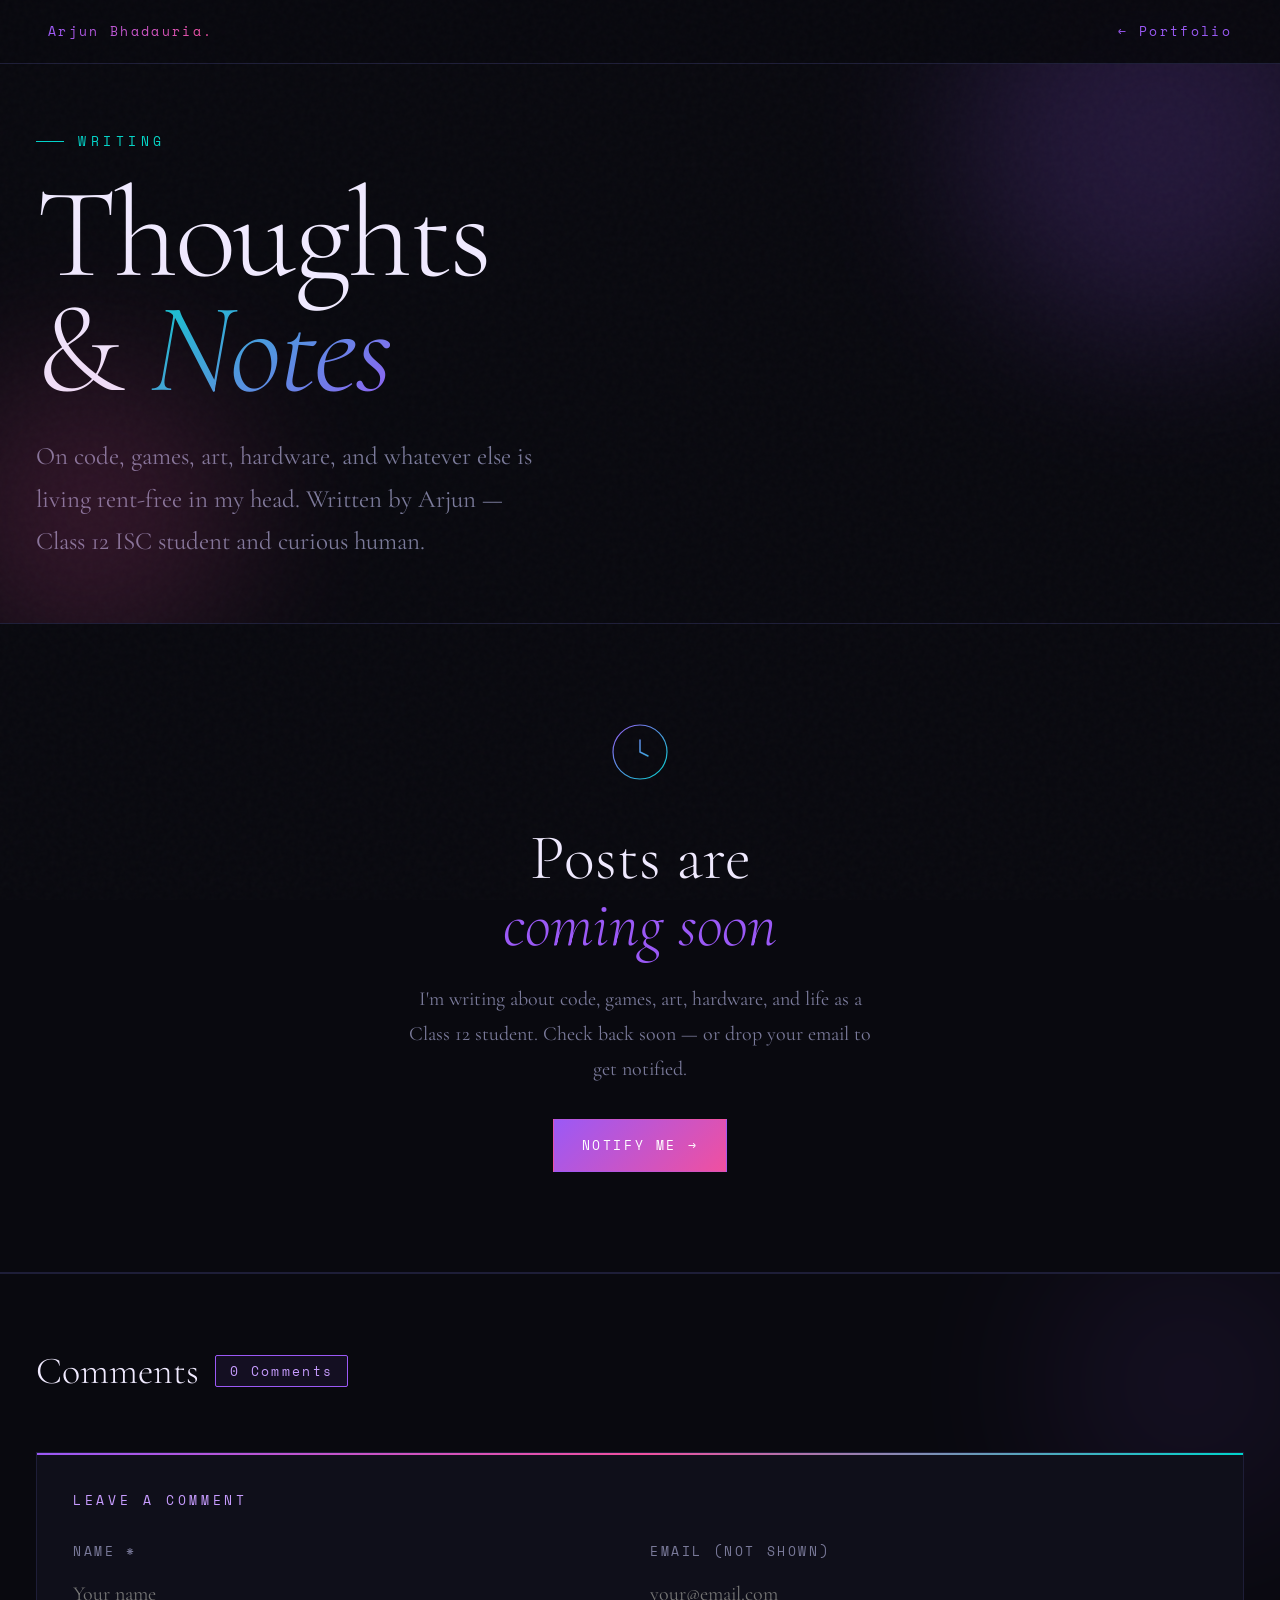
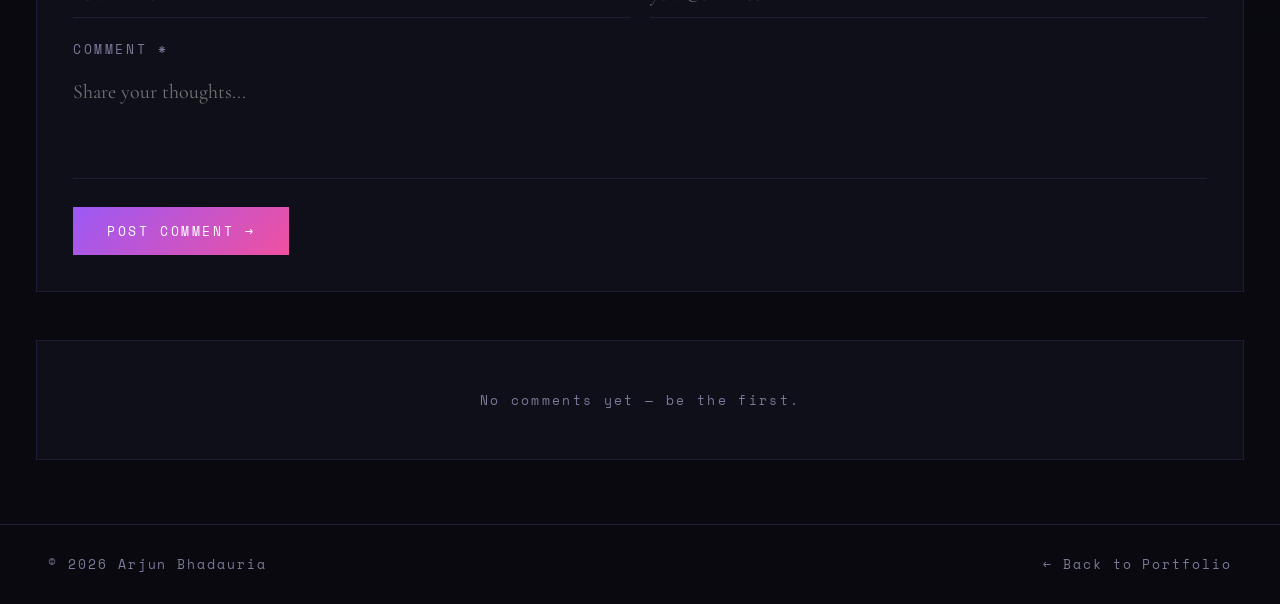
<file: blog.html>
<!DOCTYPE html>
<html lang="en">
<head>
<meta charset="UTF-8"/>
<meta name="viewport" content="width=device-width, initial-scale=1.0"/>
<meta name="description" content="Blog — Arjun Bhadauria. Thoughts on code, games, art, hardware and life."/>
<title>Blog — Arjun Bhadauria</title>
<link rel="stylesheet" href="assets/style.css"/>
<style>
/* ── BLOG PAGE STYLES ── */

/* NAV (blog has fixed bg always) */
nav { background:rgba(9,9,15,.96); border-color:var(--border); backdrop-filter:blur(18px); }

/* HERO */
.blog-hero {
  padding:140px 48px 80px; border-bottom:1px solid var(--border); position:relative; overflow:hidden;
}
.blog-hero-orb1 { width:400px; height:400px; top:-60px; right:-80px; }
.blog-hero-orb2 { width:300px; height:300px; bottom:-40px; left:-60px; }
.blog-eyebrow {
  font-family:var(--mono); font-size:var(--fs-xs); letter-spacing:.35em; text-transform:uppercase;
  margin-bottom:24px; display:flex; align-items:center; gap:14px;
  background:linear-gradient(90deg,var(--cyan),var(--green));
  -webkit-background-clip:text; -webkit-text-fill-color:transparent; background-clip:text;
}
.blog-eyebrow::before { content:''; display:block; width:28px; height:1px; background:var(--cyan); }
.blog-hero-title { font-size:var(--fs-hero); font-weight:300; line-height:.9; letter-spacing:-.02em; }
.blog-hero-title em {
  font-style:italic;
  background:linear-gradient(135deg,var(--cyan),var(--violet));
  -webkit-background-clip:text; -webkit-text-fill-color:transparent; background-clip:text;
}
.blog-hero-sub { max-width:520px; color:var(--muted); font-size:var(--fs-md); margin-top:28px; line-height:1.7; }

/* FILTER */
.filter-bar { padding:26px 48px; border-bottom:1px solid var(--border); display:flex; gap:6px; flex-wrap:wrap; }
.filter-btn {
  font-family:var(--mono); font-size:var(--fs-xs); letter-spacing:.18em; text-transform:uppercase;
  color:var(--muted); background:none; border:1px solid var(--border); padding:8px 18px;
  cursor:pointer; transition:all .2s; border-radius:2px;
}
.filter-btn:hover { color:var(--violet); border-color:var(--violet); background:var(--glow-v); }
.filter-btn.active { color:var(--violet-l); border-color:var(--violet); background:rgba(155,89,246,.1); }

/* FEATURED */
.featured-post { border-bottom:1px solid var(--border); }
.featured-inner { display:grid; grid-template-columns:1fr 1fr; padding:72px 48px; gap:64px; align-items:center; }
.post-label {
  font-family:var(--mono); font-size:var(--fs-xs); letter-spacing:.3em; text-transform:uppercase;
  margin-bottom:16px;
  background:linear-gradient(90deg,var(--violet),var(--pink));
  -webkit-background-clip:text; -webkit-text-fill-color:transparent; background-clip:text;
}
.featured-title { font-size:var(--fs-xl); font-weight:300; line-height:1.05; margin-bottom:16px; }
.featured-title em { font-style:italic; color:var(--violet); }
.post-meta { font-family:var(--mono); font-size:var(--fs-xs); letter-spacing:.16em; color:var(--muted); margin-bottom:20px; display:flex; gap:14px; flex-wrap:wrap; }
.post-excerpt { color:var(--muted); font-size:var(--fs-base); line-height:1.85; margin-bottom:28px; }
.featured-visual {
  aspect-ratio:4/3; background:var(--surface); border:1px solid var(--border); position:relative; overflow:hidden;
}
.featured-visual::before {
  content:''; position:absolute; inset:0;
  background:linear-gradient(135deg,rgba(155,89,246,.1),rgba(0,212,204,.07));
}
.featured-visual canvas { width:100%; height:100%; display:block; }

/* POSTS GRID */
.posts-section { padding:64px 48px; }
.posts-section-title { font-family:var(--mono); font-size:var(--fs-xs); letter-spacing:.28em; color:var(--muted); text-transform:uppercase; margin-bottom:32px; padding-bottom:14px; border-bottom:1px solid var(--border); }
.posts-grid { display:grid; grid-template-columns:repeat(3,1fr); gap:3px; }
.post-card {
  background:var(--surface); border:1px solid var(--border); padding:32px;
  position:relative; overflow:hidden; transition:border-color .3s, transform .3s;
}
.post-card:hover { border-color:var(--border2); transform:translateY(-2px); }
.post-card::before { content:''; position:absolute; inset:0; background:radial-gradient(ellipse at 0% 0%,rgba(155,89,246,.07),transparent 60%); opacity:0; transition:opacity .4s; }
.post-card:hover::before { opacity:1; }
.post-card-date { font-family:var(--mono); font-size:var(--fs-xs); letter-spacing:.15em; color:var(--muted); margin-bottom:12px; }
.post-card-tag { font-family:var(--mono); font-size:var(--fs-xs); letter-spacing:.13em; padding:3px 10px; border-radius:2px; display:inline-block; margin-bottom:14px; }
.post-card-title { font-size:var(--fs-md); font-weight:300; line-height:1.3; margin-bottom:12px; color:var(--text); }
.post-card-excerpt { color:var(--muted); font-size:var(--fs-sm); line-height:1.8; margin-bottom:18px; }
.post-card-link { font-family:var(--mono); font-size:var(--fs-xs); letter-spacing:.15em; color:var(--muted); text-decoration:none; display:inline-flex; align-items:center; gap:6px; transition:color .2s,gap .2s; }
.post-card-link:hover { color:var(--violet); gap:10px; }
.post-card.soon { opacity:.42; }
.post-card.soon .post-card-link { display:none; }
.soon-badge { font-family:var(--mono); font-size:var(--fs-xs); letter-spacing:.14em; color:var(--dim); border:1px solid var(--dim); padding:3px 8px; display:inline-block; }

/* ═══════════════════════════════
   COMMENT SECTION
═══════════════════════════════ */
.comments-section { padding:64px 48px; border-top:1px solid var(--border); position:relative; overflow:hidden; }
.comments-orb { width:300px; height:300px; top:-40px; right:-60px; }

.comments-heading { display:flex; align-items:center; gap:16px; margin-bottom:48px; flex-wrap:wrap; }
.comments-heading h2 { font-size:var(--fs-lg); font-weight:300; }
.comments-heading h2 em { font-style:italic; color:var(--violet); }
.comments-count {
  font-family:var(--mono); font-size:var(--fs-xs); letter-spacing:.18em;
  border:1px solid var(--violet); padding:4px 14px; color:var(--violet-l);
  background:rgba(155,89,246,.08); border-radius:2px;
}

/* Comment form */
.comment-form-wrap {
  background:var(--surface); border:1px solid var(--border); padding:36px; margin-bottom:48px;
  position:relative;
}
.comment-form-wrap::before {
  content:''; position:absolute; top:0; left:0; right:0; height:2px;
  background:linear-gradient(90deg,var(--violet),var(--pink),var(--cyan));
}
.comment-form-title { font-family:var(--mono); font-size:var(--fs-xs); letter-spacing:.28em; text-transform:uppercase; margin-bottom:28px; color:var(--violet-l); }
.comment-form-grid { display:grid; grid-template-columns:1fr 1fr; gap:20px; }
.comment-form-grid .full { grid-column:span 2; }
.cf-group { display:flex; flex-direction:column; gap:8px; }
.cf-label { font-family:var(--mono); font-size:var(--fs-xs); letter-spacing:.2em; color:var(--muted); text-transform:uppercase; }
.cf-input, .cf-textarea {
  background:transparent; border:none; border-bottom:1px solid var(--border);
  color:var(--text); font-family:var(--serif); font-size:var(--fs-base);
  padding:11px 0; outline:none; transition:border-color .3s; width:100%;
}
.cf-input:focus, .cf-textarea:focus { border-color:var(--violet); }
.cf-textarea { resize:none; height:110px; }
.cf-submit {
  font-family:var(--mono); font-size:var(--fs-xs); letter-spacing:.2em; text-transform:uppercase;
  color:#fff; background:linear-gradient(135deg,var(--violet),var(--pink));
  border:none; padding:14px 34px; cursor:pointer; transition:opacity .3s,transform .2s; margin-top:8px;
}
.cf-submit:hover { opacity:.85; transform:translateY(-2px); }

/* Comment list */
.comments-list { display:flex; flex-direction:column; gap:3px; }
.comment-item { background:var(--surface); border:1px solid var(--border); padding:28px 32px; position:relative; transition:border-color .3s; }
.comment-item:hover { border-color:var(--border2); }
/* accent stripe based on depth */
.comment-item::before { content:''; position:absolute; top:0; left:0; bottom:0; width:3px; background:linear-gradient(to bottom,var(--violet),var(--pink)); border-radius:0; }
.comment-item.reply::before { background:linear-gradient(to bottom,var(--cyan),var(--green)); }

.comment-header { display:flex; justify-content:space-between; align-items:flex-start; margin-bottom:14px; flex-wrap:wrap; gap:8px; }
.comment-author { display:flex; align-items:center; gap:14px; }
.comment-avatar {
  width:40px; height:40px; border-radius:50%; display:flex; align-items:center; justify-content:center;
  font-family:var(--mono); font-size:12px; font-weight:700; flex-shrink:0;
  background:linear-gradient(135deg,var(--violet-d),var(--violet));
  color:#fff; border:1px solid var(--border2);
}
.comment-item.reply .comment-avatar { background:linear-gradient(135deg,#006060,var(--cyan)); width:32px; height:32px; font-size:10px; }
.comment-name { font-size:var(--fs-base); font-weight:300; color:var(--text); }
.comment-date { font-family:var(--mono); font-size:var(--fs-xs); letter-spacing:.14em; color:var(--muted); }
.comment-body { color:var(--muted); font-size:var(--fs-base); line-height:1.8; padding-left:54px; }
.comment-reply-btn {
  font-family:var(--mono); font-size:var(--fs-xs); letter-spacing:.15em;
  color:var(--muted); background:none; border:none; cursor:pointer; padding:0;
  transition:color .2s; display:flex; align-items:center; gap:6px; margin-top:12px; margin-left:54px;
}
.comment-reply-btn:hover { color:var(--cyan); }

.comment-item.reply { margin-left:40px; }
.comment-item.reply .comment-body { padding-left:46px; }
.comment-item.reply .comment-reply-btn { margin-left:46px; }

/* Inline reply form */
.reply-form { display:none; margin-top:16px; margin-left:54px; padding:20px; background:var(--bg); border:1px solid var(--border); }
.reply-form.open { display:block; }
.reply-form .cf-group { margin-bottom:14px; }
.reply-submit {
  font-family:var(--mono); font-size:var(--fs-xs); letter-spacing:.18em; text-transform:uppercase;
  color:#fff; background:linear-gradient(135deg,var(--cyan),var(--green)); border:none;
  padding:10px 24px; cursor:pointer; transition:opacity .2s; margin-top:6px;
}
.reply-submit:hover { opacity:.8; }

.no-comments { font-family:var(--mono); font-size:var(--fs-xs); letter-spacing:.18em; color:var(--muted); text-align:center; padding:48px; border:1px solid var(--border); background:var(--surface); }

/* CTA */
.write-cta {
  margin:0 48px 64px; padding:48px; border:1px solid var(--border); background:var(--surface);
  display:flex; justify-content:space-between; align-items:center; gap:40px; flex-wrap:wrap;
  position:relative; overflow:hidden;
}
.write-cta::before { content:''; position:absolute; top:0; left:0; right:0; height:2px; background:linear-gradient(90deg,var(--violet),var(--cyan),var(--pink)); }
.write-cta-text h3 { font-size:var(--fs-lg); font-weight:300; margin-bottom:8px; }
.write-cta-text h3 em { font-style:italic; color:var(--cyan); }
.write-cta-text p { color:var(--muted); font-size:var(--fs-sm); max-width:400px; line-height:1.7; }
.write-cta-btn {
  font-family:var(--mono); font-size:var(--fs-xs); letter-spacing:.2em; text-transform:uppercase;
  color:#fff; background:linear-gradient(135deg,var(--cyan),var(--green));
  border:none; padding:14px 32px; cursor:pointer; transition:opacity .3s;
  white-space:nowrap; text-decoration:none; display:inline-block;
}
.write-cta-btn:hover { opacity:.82; }

/* COMING SOON */
.coming-soon-wrap {
  padding:100px 48px; border-bottom:1px solid var(--border);
  display:flex; flex-direction:column; align-items:center; text-align:center; gap:24px;
}
.cs-icon { margin-bottom:8px; animation:pulse 2.5s ease infinite; }
.cs-heading { font-size:var(--fs-xl); font-weight:300; line-height:1.05; }
.cs-heading em { font-style:italic; color:var(--violet); }
.cs-sub { max-width:480px; color:var(--muted); font-size:var(--fs-base); line-height:1.75; }

/* Responsive */
@media(max-width:1280px){
  .blog-hero { padding:130px 36px 60px; }
  .filter-bar, .posts-section, .comments-section { padding-left:36px; padding-right:36px; }
  .featured-inner { padding:60px 36px; }
  .write-cta { margin:0 36px 56px; }
}
@media(max-width:900px){
  .blog-hero { padding:110px 28px 52px; }
  .filter-bar { padding:18px 28px; }
  .featured-inner { grid-template-columns:1fr; padding:48px 28px; gap:32px; }
  .featured-visual { display:none; }
  .featured-title { font-size:var(--fs-lg); }
  .posts-section { padding:44px 28px; }
  .posts-grid { grid-template-columns:1fr 1fr; }
  .comments-section { padding:44px 28px; }
  .comment-form-grid { grid-template-columns:1fr; }
  .comment-form-grid .full { grid-column:span 1; }
  .write-cta { margin:0 28px 44px; padding:32px 28px; }
}
@media(max-width:600px){
  .blog-hero { padding:90px 20px 44px; }
  .filter-bar { padding:14px 20px; gap:5px; flex-wrap:wrap; }
  .filter-btn { padding:7px 12px; font-size:10px; }
  .featured-inner { padding:32px 20px; }
  .posts-section { padding:32px 20px; }
  .posts-grid { grid-template-columns:1fr; }
  .comments-section { padding:32px 20px; }
  .comment-form-wrap { padding:20px 16px; }
  .comment-body, .comment-reply-btn { padding-left:0; }
  .reply-form { margin-left:0; }
  .comment-item.reply { margin-left:14px; }
  .comment-item.reply .comment-body,
  .comment-item.reply .comment-reply-btn { padding-left:0; }
  .write-cta { margin:0 20px 36px; padding:22px 20px; flex-direction:column; align-items:flex-start; }
  .cf-input, .cf-textarea { font-size:16px; }
}
@media(max-width:380px){
  .blog-hero { padding:80px 14px 36px; }
  .filter-bar { padding:12px 14px; }
  .posts-section, .comments-section { padding-left:14px; padding-right:14px; }
  .write-cta { margin:0 14px 28px; padding:18px 14px; }
}
</style>
</head>
<body>

<div class="cursor-dot"  id="cDot"></div>
<div class="cursor-ring" id="cRing"></div>

<!-- NAV -->
<nav id="nav">
  <a href="index.html" class="nav-logo">Arjun Bhadauria.</a>
  <a href="index.html" class="arrow-link" style="font-family:var(--mono);font-size:var(--fs-xs);letter-spacing:.18em;">&#8592;&nbsp;Portfolio</a>
</nav>

<!-- HERO -->
<div class="blog-hero">
  <div class="orb orb-v blog-hero-orb1"></div>
  <div class="orb orb-p blog-hero-orb2"></div>
  <div class="blog-eyebrow">Writing</div>
  <h1 class="blog-hero-title">Thoughts<br>&amp;&nbsp;<em>Notes</em></h1>
  <p class="blog-hero-sub">On code, games, art, hardware, and whatever else is living rent-free in my head. Written by Arjun &mdash; Class 12 ISC student and curious human.</p>
</div>


<!-- COMING SOON -->
<div class="coming-soon-wrap reveal">
  <div class="cs-icon">
    <svg width="56" height="56" viewBox="0 0 56 56" fill="none">
      <circle cx="28" cy="28" r="27" stroke="url(#csg)" stroke-width="1.2"/>
      <path d="M28 16v12l8 4" stroke="url(#csg)" stroke-width="1.5" stroke-linecap="round" stroke-linejoin="round"/>
      <defs>
        <linearGradient id="csg" x1="0" y1="0" x2="56" y2="56" gradientUnits="userSpaceOnUse">
          <stop stop-color="#9b59f6"/><stop offset="1" stop-color="#00d4cc"/>
        </linearGradient>
      </defs>
    </svg>
  </div>
  <h2 class="cs-heading">Posts are<br><em>coming soon</em></h2>
  <p class="cs-sub">I'm writing about code, games, art, hardware, and life as a Class 12 student. Check back soon &mdash; or drop your email to get notified.</p>
  <a href="mailto:arjun.dev.work@gmail.com" class="btn btn-primary" style="margin-top:8px;">Notify Me &#8594;</a>
</div>

<!-- COMMENTS -->
<div class="comments-section">
  <div class="orb orb-v comments-orb" style="opacity:.08;"></div>
  <div class="comments-heading reveal">
    <h2>Comments</h2>
    <span class="comments-count" id="commentCount">0 Comments</span>
  </div>
  <div class="comment-form-wrap reveal">
    <div class="comment-form-title">Leave a Comment</div>
    <div class="comment-form-grid">
      <div class="cf-group"><label class="cf-label">Name *</label><input class="cf-input" id="cfName" type="text" placeholder="Your name" required/></div>
      <div class="cf-group"><label class="cf-label">Email (not shown)</label><input class="cf-input" id="cfEmail" type="email" placeholder="your@email.com"/></div>
      <div class="cf-group full"><label class="cf-label">Comment *</label><textarea class="cf-textarea" id="cfBody" placeholder="Share your thoughts..."></textarea></div>
      <div class="full"><button class="cf-submit" onclick="submitComment()">Post Comment &#8594;</button></div>
    </div>
  </div>
  <div class="no-comments" id="emptyState">No comments yet &mdash; be the first.</div>
  <div class="comments-list" id="commentsList"></div>
</div>

<footer>
  <p>&#169; 2026 Arjun Bhadauria</p>
  <a href="index.html">&#8592; Back to Portfolio</a>
</footer>

<script src="assets/main.js"></script>
<script>
let commentCount=0;
function updateCount(){ document.getElementById('commentCount').textContent=commentCount+' Comment'+(commentCount!==1?'s':''); }

function submitComment(){
  const name=document.getElementById('cfName').value.trim();
  const body=document.getElementById('cfBody').value.trim();
  if(!name||!body){alert('Please fill in your name and comment.');return;}
  document.getElementById('emptyState').style.display='none';
  const initials=name.split(' ').map(w=>w[0].toUpperCase()).join('').slice(0,2);
  const id='c-'+Date.now(), rfId='rf-'+Date.now();
  const item=document.createElement('div');
  item.className='comment-item'; item.id=id;
  item.innerHTML=`
    <div class="comment-header">
      <div class="comment-author"><div class="comment-avatar">${initials}</div><div><div class="comment-name">${name}</div></div></div>
      <div class="comment-date">Just now</div>
    </div>
    <div class="comment-body">${body.replace(/</g,'&lt;').replace(/\n/g,'<br>')}</div>
    <button class="comment-reply-btn" onclick="toggleReply('${rfId}')">&#8617; Reply</button>
    <div class="reply-form" id="${rfId}">
      <div class="cf-group"><label class="cf-label">Reply</label><textarea class="cf-textarea" id="rt-${rfId}" style="height:75px" placeholder="Write a reply..."></textarea></div>
      <div class="cf-group" style="margin-top:12px;"><label class="cf-label">Name</label><input class="cf-input" id="rn-${rfId}" type="text" placeholder="Your name"/></div>
      <button class="reply-submit" onclick="submitReply('${id}','${rfId}')">Reply &#8594;</button>
    </div>`;
  document.getElementById('commentsList').prepend(item);
  document.getElementById('cfName').value='';
  document.getElementById('cfEmail').value='';
  document.getElementById('cfBody').value='';
  commentCount++; updateCount();
  item.scrollIntoView({behavior:'smooth',block:'center'});
}

function toggleReply(id){ document.getElementById(id)?.classList.toggle('open'); }

function submitReply(parentId,rfId){
  const nameEl=document.getElementById('rn-'+rfId), bodyEl=document.getElementById('rt-'+rfId);
  if(!nameEl||!bodyEl)return;
  const name=nameEl.value.trim(), body=bodyEl.value.trim();
  if(!name||!body){alert('Please fill in your name and reply.');return;}
  const initials=name.split(' ').map(w=>w[0].toUpperCase()).join('').slice(0,2);
  const reply=document.createElement('div');
  reply.className='comment-item reply';
  reply.innerHTML=`
    <div class="comment-header">
      <div class="comment-author"><div class="comment-avatar" style="width:32px;height:32px;font-size:10px;">${initials}</div><div><div class="comment-name">${name}</div></div></div>
      <div class="comment-date">Just now</div>
    </div>
    <div class="comment-body">${body.replace(/</g,'&lt;').replace(/\n/g,'<br>')}</div>`;
  document.getElementById(rfId)?.classList.remove('open');
  document.getElementById(parentId).insertAdjacentElement('afterend',reply);
  nameEl.value=''; bodyEl.value='';
  commentCount++; updateCount();
}
</script>
</body>
</html>
</file>
<file: assets/style.css>
/* ═══════════════════════════════════════════
   ARJUN BHADAURIA — PORTFOLIO STYLESHEET
   Colorful dark theme
═══════════════════════════════════════════ */

@import url('https://fonts.googleapis.com/css2?family=Cormorant+Garamond:ital,wght@0,300;0,400;0,600;1,300;1,400&family=Space+Mono:wght@400;700&display=swap');

/* ── TOKENS ── */
:root {
  --bg:       #09090f;
  --surface:  #0f0f1a;
  --surface2: #141428;
  --border:   #1e1e38;
  --border2:  #2a2a50;

  --text:   #f0eaff;
  --muted:  #7a7a9a;
  --dim:    #3a3a5a;

  /* Vibrant palette */
  --violet:  #9b59f6;
  --violet-l:#c79cff;
  --violet-d:#5e20c8;
  --pink:    #f050a0;
  --pink-l:  #ff8fd0;
  --cyan:    #00d4cc;
  --cyan-l:  #80fffa;
  --amber:   #ffb830;
  --amber-l: #ffd980;
  --green:   #36f0a0;
  --green-l: #90ffcc;

  --glow-v:  rgba(155,89,246,0.12);
  --glow-p:  rgba(240,80,160,0.10);
  --glow-c:  rgba(0,212,204,0.10);

  --serif: 'Cormorant Garamond','Georgia','Times New Roman',serif;
  --mono:  'Space Mono','Courier New',monospace;

  /* Fluid font scale */
  --fs-xs:   clamp(11px,1.2vw,13px);
  --fs-sm:   clamp(13px,1.5vw,15px);
  --fs-base: clamp(17px,1.9vw,20px);
  --fs-md:   clamp(20px,2.4vw,25px);
  --fs-lg:   clamp(28px,3.5vw,38px);
  --fs-xl:   clamp(38px,5.5vw,64px);
  --fs-hero: clamp(56px,10vw,140px);
}

/* ── RESET ── */
*, *::before, *::after { box-sizing: border-box; margin: 0; padding: 0; }
html { scroll-padding-top: 72px; }

body {
  background: var(--bg);
  color: var(--text);
  font-family: var(--serif);
  font-size: var(--fs-base);
  line-height: 1.75;
  overflow-x: hidden;
}

/* ── CURSOR ── */
body.cursor-active { cursor: none; }
body.cursor-active a, body.cursor-active button { cursor: none; }
.cursor-dot, .cursor-ring {
  position: fixed; pointer-events: none; border-radius: 50%;
  transform: translate(-50%,-50%); opacity: 0; transition: opacity .3s; z-index: 9999;
}
.cursor-dot  { width:9px; height:9px; background:var(--violet); z-index:10000; }
.cursor-ring { width:36px; height:36px; border:1.5px solid var(--violet); transition:width .25s,height .25s,opacity .3s; }
.cursor-dot.on  { opacity:1; }
.cursor-ring.on { opacity:.5; }
.cursor-dot.big  { width:16px; height:16px; background:var(--pink); }
.cursor-ring.big { width:58px; height:58px; border-color:var(--pink); opacity:.2; }

/* ── NOISE ── */
body::before {
  content:''; position:fixed; inset:0; pointer-events:none; z-index:999; opacity:.025;
  background-image:url("data:image/svg+xml,%3Csvg viewBox='0 0 200 200' xmlns='http://www.w3.org/2000/svg'%3E%3Cfilter id='n'%3E%3CfeTurbulence type='fractalNoise' baseFrequency='0.85' numOctaves='4' stitchTiles='stitch'/%3E%3C/filter%3E%3Crect width='100%25' height='100%25' filter='url(%23n)'/%3E%3C/svg%3E");
}

/* ── GRADIENT ORBS (bg decoration) ── */
.orb {
  position: absolute; border-radius: 50%; pointer-events: none; filter: blur(80px); opacity: .18;
}
.orb-v { background: var(--violet); }
.orb-p { background: var(--pink); }
.orb-c { background: var(--cyan); }

/* ── NAV ── */
nav {
  position: fixed; top:0; left:0; right:0; z-index:200;
  display:flex; justify-content:space-between; align-items:center;
  padding:20px 48px;
  border-bottom:1px solid transparent;
  transition:background .4s, border-color .4s;
}
nav.scrolled {
  background: rgba(9,9,15,.95);
  border-color: var(--border);
  backdrop-filter: blur(18px);
}
.nav-logo {
  font-family:var(--mono); font-size:var(--fs-xs); letter-spacing:.18em;
  text-decoration:none;
  background: linear-gradient(90deg,var(--violet),var(--pink));
  -webkit-background-clip:text; -webkit-text-fill-color:transparent; background-clip:text;
}
.nav-links { display:flex; gap:28px; list-style:none; }
.nav-links a {
  font-family:var(--mono); font-size:var(--fs-xs); letter-spacing:.2em; text-transform:uppercase;
  color:var(--muted); text-decoration:none; transition:color .2s;
}
.nav-links a:hover { color:var(--text); }

/* Hamburger */
.nav-toggle { display:none; flex-direction:column; gap:5px; background:none; border:none; padding:4px; }
.nav-toggle span { display:block; width:22px; height:1.5px; background:var(--muted); transition:all .3s; }
.nav-toggle.open span:nth-child(1) { transform:translateY(6.5px) rotate(45deg); background:var(--violet); }
.nav-toggle.open span:nth-child(2) { opacity:0; }
.nav-toggle.open span:nth-child(3) { transform:translateY(-6.5px) rotate(-45deg); background:var(--violet); }

/* Mobile menu */
.nav-mobile {
  display:none; position:fixed; inset:0; z-index:190;
  background:rgba(9,9,15,.98);
  flex-direction:column; justify-content:center; align-items:center; gap:36px;
}
.nav-mobile.open { display:flex; }
.nav-mobile a {
  font-family:var(--mono); font-size:clamp(15px,4vw,18px); letter-spacing:.28em; text-transform:uppercase;
  color:var(--muted); text-decoration:none; transition:color .2s;
}
.nav-mobile a:hover { color:var(--violet); }

/* ── SHARED SECTION UTILS ── */
section { position:relative; overflow:hidden; }

.section-label {
  font-family:var(--mono); font-size:var(--fs-xs); letter-spacing:.32em; text-transform:uppercase;
  margin-bottom:22px; display:flex; align-items:center; gap:14px;
  background: linear-gradient(90deg,var(--violet),var(--cyan));
  -webkit-background-clip:text; -webkit-text-fill-color:transparent; background-clip:text;
}
.section-label::before { content:''; display:block; width:28px; height:1px; background:var(--violet); flex-shrink:0; }

.big-heading { font-size:var(--fs-xl); font-weight:300; line-height:1.05; margin-bottom:28px; }
.big-heading em { font-style:italic; color:var(--violet); }

/* ── CHIP / TAGS ── */
.chip {
  font-family:var(--mono); font-size:var(--fs-xs); letter-spacing:.14em; text-transform:uppercase;
  padding:6px 14px; border-radius:2px; border:1px solid;
}
.chip-v { color:var(--violet-l); border-color:var(--violet-d); background:rgba(155,89,246,.08); }
.chip-p { color:var(--pink-l);   border-color:var(--pink);     background:rgba(240,80,160,.08); }
.chip-c { color:var(--cyan-l);   border-color:var(--cyan);     background:rgba(0,212,204,.08); }
.chip-a { color:var(--amber-l);  border-color:var(--amber);    background:rgba(255,184,48,.08); }
.chip-g { color:var(--green-l);  border-color:var(--green);    background:rgba(54,240,160,.08); }

/* ── CARDS ── */
.card {
  background:var(--surface); border:1px solid var(--border);
  position:relative; overflow:hidden; transition:border-color .3s, transform .3s;
}
.card:hover { border-color:var(--border2); transform:translateY(-2px); }
.card-glow::before {
  content:''; position:absolute; inset:0; opacity:0; transition:opacity .4s;
  background:radial-gradient(ellipse at 0% 0%,rgba(155,89,246,.08),transparent 60%);
}
.card:hover.card-glow::before { opacity:1; }

/* ── SKILL BARS ── */
.skill-bar { width:64px; height:2px; background:var(--border); position:relative; overflow:hidden; border-radius:1px; }
.skill-bar-fill {
  position:absolute; left:0; top:0; bottom:0;
  width:calc(var(--pct)*100%);
  transform:scaleX(0); transform-origin:left;
  transition:transform 1.1s cubic-bezier(.16,1,.3,1);
  border-radius:1px;
}
.skill-bar-fill.go { transform:scaleX(1); }
.fill-v { background:linear-gradient(90deg,var(--violet),var(--violet-l)); }
.fill-p { background:linear-gradient(90deg,var(--pink),var(--pink-l)); }
.fill-c { background:linear-gradient(90deg,var(--cyan),var(--cyan-l)); }

/* ── BUTTONS / LINKS ── */
.btn {
  display:inline-flex; align-items:center; gap:10px;
  font-family:var(--mono); font-size:var(--fs-xs); letter-spacing:.2em; text-transform:uppercase;
  text-decoration:none; padding:14px 28px; border:1px solid; transition:all .3s;
}
.btn-primary {
  background:linear-gradient(135deg,var(--violet),var(--pink));
  color:#fff; border-color:transparent;
}
.btn-primary:hover { opacity:.85; transform:translateY(-2px); }
.btn-outline {
  background:transparent; color:var(--text); border-color:var(--border2);
}
.btn-outline:hover { border-color:var(--violet); color:var(--violet); background:var(--glow-v); }

.arrow-link {
  font-family:var(--mono); font-size:var(--fs-xs); letter-spacing:.18em;
  color:var(--violet); text-decoration:none; display:inline-flex; align-items:center; gap:8px;
  transition:gap .2s, color .2s;
}
.arrow-link:hover { gap:14px; color:var(--violet-l); }
.arrow-link.cyan   { color:var(--cyan); }
.arrow-link.cyan:hover { color:var(--cyan-l); }
.arrow-link.pink   { color:var(--pink); }
.arrow-link.pink:hover { color:var(--pink-l); }

/* ── FORMS ── */
.form-group { display:flex; flex-direction:column; gap:8px; }
.form-label { font-family:var(--mono); font-size:var(--fs-xs); letter-spacing:.22em; color:var(--muted); text-transform:uppercase; }
.form-input, .form-textarea {
  background:transparent; border:none; border-bottom:1px solid var(--border);
  color:var(--text); font-family:var(--serif); font-size:var(--fs-base);
  padding:11px 0; outline:none; transition:border-color .3s; width:100%;
}
.form-input:focus, .form-textarea:focus { border-color:var(--violet); }
.form-textarea { resize:none; height:100px; }
.form-submit {
  font-family:var(--mono); font-size:var(--fs-xs); letter-spacing:.2em; text-transform:uppercase;
  color:#fff; background:linear-gradient(135deg,var(--violet),var(--pink));
  border:none; padding:14px 34px; cursor:pointer; transition:opacity .3s, transform .2s;
  align-self:flex-start; margin-top:8px;
}
.form-submit:hover { opacity:.85; transform:translateY(-2px); }

/* ── ANIMATIONS ── */
@keyframes fadeUp { from{opacity:0;transform:translateY(24px);} to{opacity:1;transform:translateY(0);} }
@keyframes pulse { 0%,100%{opacity:.6;} 50%{opacity:1;} }

.reveal { opacity:0; transform:translateY(28px); transition:opacity .8s ease,transform .8s ease; }
.reveal.visible { opacity:1; transform:none; }

/* ── FOOTER ── */
footer {
  padding:28px 48px; border-top:1px solid var(--border);
  display:flex; justify-content:space-between; align-items:center; flex-wrap:wrap; gap:12px;
}
footer p { font-family:var(--mono); font-size:var(--fs-xs); letter-spacing:.15em; color:var(--muted); }
footer a { font-family:var(--mono); font-size:var(--fs-xs); letter-spacing:.15em; color:var(--muted); text-decoration:none; transition:color .2s; }
footer a:hover { color:var(--violet); }

/* ══════════════════════════════════
   SHARED RESPONSIVE
══════════════════════════════════ */
@media(max-width:900px){
  nav { padding:18px 28px; }
  .nav-links { display:none; }
  .nav-toggle { display:flex; }
  footer { padding:20px 28px; }
}
@media(max-width:600px){
  nav { padding:14px 20px; }
  .nav-logo { font-size:11px; letter-spacing:.14em; }
  footer { padding:18px 20px; flex-direction:column; text-align:center; gap:8px; }
  /* Prevent iOS auto-zoom on input focus */
  input, textarea, select { font-size:16px !important; }
}
@media(max-width:380px){
  nav { padding:12px 14px; }
  .nav-logo { font-size:10px; }
  footer { padding:14px; }
}
/* Large screens */
@media(min-width:1600px){
  nav { padding:24px 80px; }
  footer { padding:32px 80px; }
}
</file>
